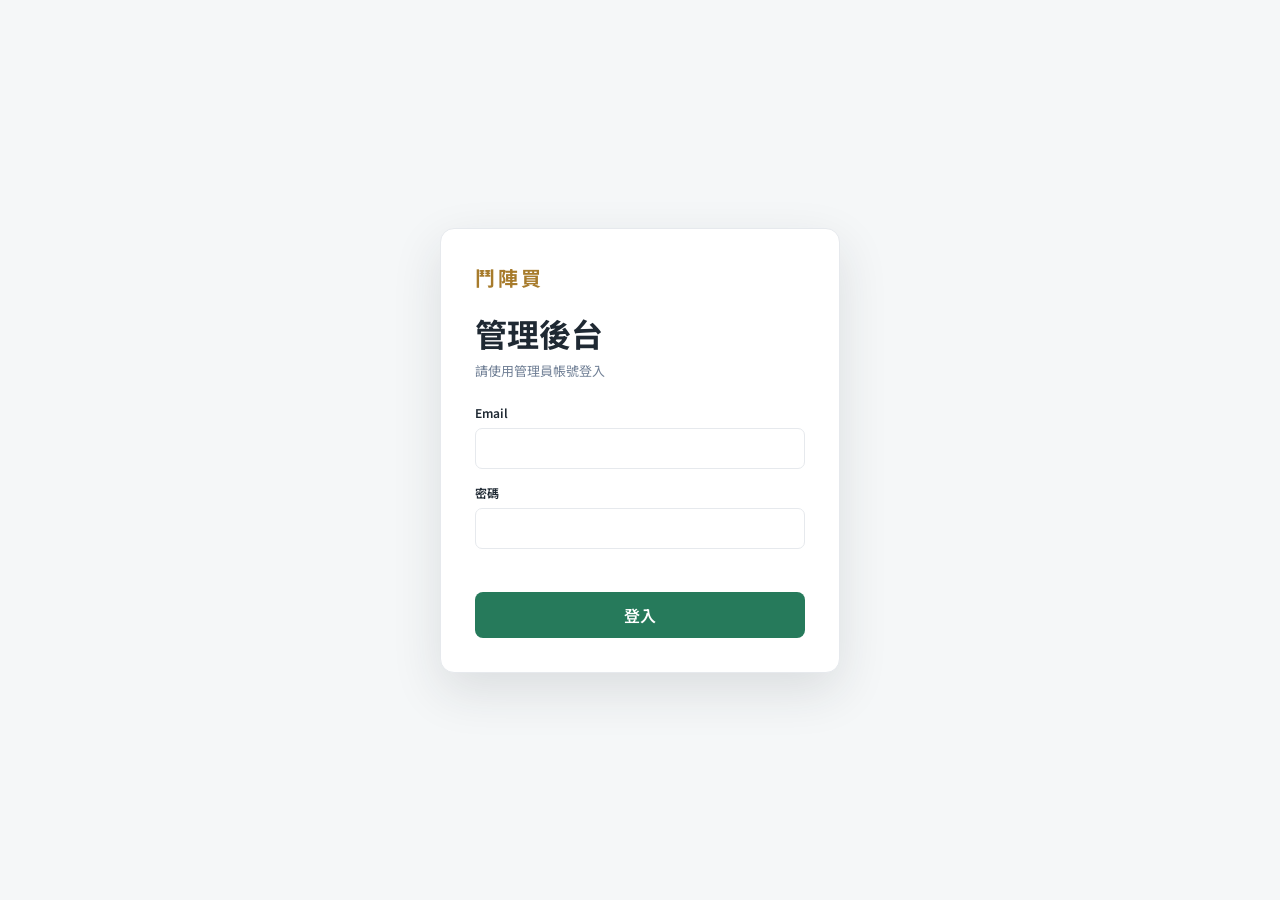
<file: admin/index.html>
<!doctype html>
<html lang="zh-Hant">
<head>
  <meta charset="utf-8">
  <meta name="viewport" content="width=device-width, initial-scale=1">
  <title>商店管理後台｜鬥陣買肉乾</title>
  <meta name="robots" content="noindex, nofollow, noarchive">
  <link rel="preconnect" href="https://fonts.googleapis.com">
  <link rel="preconnect" href="https://fonts.gstatic.com" crossorigin>
  <link href="https://fonts.googleapis.com/css2?family=Noto+Sans+TC:wght@400;500;600;700&display=swap" rel="stylesheet">
  <link rel="stylesheet" href="styles.css?v=2026091702">
</head>
<body>
  <div id="loginView" class="login-shell hidden">
    <form id="loginForm" class="login-card">
      <div class="brand-mark">鬥陣買</div>
      <h1>管理後台</h1>
      <p>請使用管理員帳號登入</p>
      <label>Email<input id="loginEmail" type="email" autocomplete="username" required></label>
      <label>密碼<input id="loginPassword" type="password" autocomplete="current-password" required></label>
      <p id="loginError" class="form-error"></p>
      <button class="primary-button full" type="submit">登入</button>
    </form>
  </div>

  <div id="adminView" class="app-shell hidden">
    <aside class="sidebar">
      <div class="sidebar-brand">
        <span class="brand-mark">鬥陣買</span>
        <small>商店管理後台</small>
      </div>
      <nav id="sideNav" aria-label="管理功能">
        <button class="nav-item active" data-page="products"><span>01</span>商品管理</button>
        <button class="nav-item" data-page="shipping"><span>02</span>物流管理</button>
        <button class="nav-item" data-page="discounts"><span>03</span>折扣管理</button>
        <button class="nav-item" data-page="campaigns"><span>04</span>團購管理</button>
        <button class="nav-item" data-page="orders"><span>05</span>訂單管理</button>
        <a class="nav-item" href="payment-recovery.html" style="text-decoration:none"><span>06</span>付款查核</a>
      </nav>
      <div class="sidebar-footer">
        <span id="modeBadge" class="mode-badge">本地模式</span>
        <button id="logoutButton" class="text-button hidden">登出</button>
      </div>
    </aside>

    <main class="main-content">
      <header class="topbar">
        <div>
          <p class="eyebrow">I BUY · YOU BUY · WE BUY</p>
          <h1 id="pageTitle">商品管理</h1>
        </div>
        <div class="topbar-actions">
          <span id="saveStatus" class="save-status">資料已同步</span>
          <button id="primaryAction" class="primary-button">新增商品</button>
        </div>
      </header>

      <section id="productsPage" class="page active">
        <div class="local-guide" id="localGuide">
          <div>
            <strong>現在是安全的本地預覽</strong>
            <span>您在這裡新增、改價或換圖，只會保存在目前這個瀏覽器，不會修改正式官網，也不會影響客人下單。</span>
          </div>
          <button id="dismissGuide" class="secondary-button" type="button">我知道了</button>
        </div>
        <div class="summary-grid">
          <article class="summary-card"><span>全部商品</span><strong id="productCount">0</strong></article>
          <article class="summary-card"><span>已上架</span><strong id="activeProductCount">0</strong></article>
          <article class="summary-card"><span>已下架</span><strong id="inactiveProductCount">0</strong></article>
        </div>
        <div class="panel">
          <div class="panel-toolbar">
            <div><h2>商品清單</h2><p>單包與組合都以同一種商品方式管理。</p></div>
            <input id="productSearch" class="search-input" type="search" placeholder="搜尋商品編號或名稱">
          </div>
          <div class="table-wrap">
            <table>
              <thead><tr><th>商品</th><th>商品編號</th><th>規格</th><th>售價</th><th>狀態</th><th></th></tr></thead>
              <tbody id="productRows"></tbody>
            </table>
          </div>
          <div id="productEmpty" class="empty-state hidden">還沒有商品，請先新增第一項商品。</div>
        </div>
      </section>

      <section id="shippingPage" class="page">
        <div class="info-banner"><strong>免運計算規則</strong><span>折扣後商品小計仍須達到免運門檻，才會免運。</span></div>
        <form id="shippingForm" class="panel form-panel">
          <div class="panel-heading"><div><h2>配送與免運設定</h2><p>修改後，未來官網串接時會由後端統一計算。</p></div><button class="primary-button" type="submit">儲存設定</button></div>
          <div id="shippingCards" class="shipping-grid"></div>
        </form>
      </section>

      <section id="discountsPage" class="page">
        <div class="summary-grid two">
          <article class="summary-card"><span>全部折扣碼</span><strong id="discountCount">0</strong></article>
          <article class="summary-card"><span>有效折扣碼</span><strong id="activeDiscountCount">0</strong></article>
        </div>
        <div class="panel">
          <div class="panel-heading"><div><h2>折扣碼</h2><p>一張訂單限用一組折扣碼，金額由後端驗證。</p></div></div>
          <div class="table-wrap"><table><thead><tr><th>折扣碼</th><th>折扣內容</th><th>最低消費</th><th>有效期間</th><th>狀態</th><th></th></tr></thead><tbody id="discountRows"></tbody></table></div>
          <div id="discountEmpty" class="empty-state hidden">還沒有折扣碼。</div>
        </div>
      </section>

      <section id="campaignsPage" class="page">
        <div class="summary-grid two">
          <article class="summary-card"><span>全部團購</span><strong id="campaignCount">0</strong></article>
          <article class="summary-card"><span>進行中</span><strong id="activeCampaignCount">0</strong></article>
        </div>
        <div class="panel">
          <div class="panel-heading"><div><h2>團購活動</h2><p>每位團購主使用一組專屬折扣碼，並取得唯讀月報表連結。</p></div></div>
          <div class="table-wrap"><table><thead><tr><th>活動／團主</th><th>專屬折扣碼</th><th>活動期間</th><th>專屬連結</th><th>狀態</th><th></th></tr></thead><tbody id="campaignRows"></tbody></table></div>
          <div id="campaignEmpty" class="empty-state hidden">還沒有團購活動。</div>
        </div>
      </section>

      <section id="ordersPage" class="page">
        <div class="order-report-toolbar">
          <label>訂單月份 <input id="orderReportMonth" type="month"></label>
          <span>清單只顯示所選月份；銷售、分潤與毛利只統計「已付款」訂單。</span>
        </div>
        <div class="summary-grid order-summary-grid">
          <article class="summary-card"><span>所選月份銷售額</span><strong id="monthSales">NT$ 0</strong><small id="monthPaidOrders">0 筆已付款</small></article>
          <article class="summary-card"><span>所選月份團購主分潤</span><strong id="monthCommission">NT$ 0</strong><small>已付款團購訂單，依折扣後商品金額計算</small></article>
          <article class="summary-card"><span>所選月份分潤後毛利</span><strong id="monthProfit">NT$ 0</strong><small>原毛利再扣除團購主分潤</small></article>
          <article class="summary-card"><span>所選年度銷售額</span><strong id="yearSales">NT$ 0</strong><small id="yearPaidOrders">0 筆已付款</small></article>
          <article class="summary-card"><span>所選年度團購主分潤</span><strong id="yearCommission">NT$ 0</strong><small>依目前團購活動分潤比例估算</small></article>
          <article class="summary-card"><span>所選年度分潤後毛利</span><strong id="yearProfit">NT$ 0</strong><small>未扣實際物流及金流等費用</small></article>
        </div>
        <div class="panel">
          <div class="panel-toolbar"><div><h2>訂單清單</h2><p>Supabase 為主資料；狀態異動會由伺服器同步至 Google Sheet。</p></div><div class="row-actions"><button id="createManualOrder" class="primary-button" type="button">手動建單</button><button id="chooseOrderColumns" class="secondary-button" type="button">選擇顯示欄位</button></div></div>
          <div id="orderColumnPicker" class="column-picker hidden"></div>
          <div class="table-wrap"><table><thead id="orderHead"></thead><tbody id="orderRows"></tbody></table></div>
          <div id="orderEmpty" class="empty-state hidden">所選月份沒有訂單。</div>
        </div>
      </section>
    </main>
  </div>

  <div id="modalBackdrop" class="modal-backdrop hidden" role="presentation">
    <section class="modal" role="dialog" aria-modal="true" aria-labelledby="modalTitle">
      <header><div><p class="eyebrow">管理資料</p><h2 id="modalTitle"></h2></div><button id="closeModal" class="icon-button" type="button" aria-label="關閉">×</button></header>
      <form id="editorForm"><div id="editorFields" class="editor-fields"></div><footer><button id="cancelModal" class="secondary-button" type="button">取消</button><button id="editorSubmit" class="primary-button" type="submit">儲存</button></footer></form>
    </section>
  </div>

  <div id="toast" class="toast hidden"></div>
  <script src="config.js"></script>
  <script src="seed.js"></script>
  <script src="order-finance.js?v=2026091701"></script>
  <script src="app.js?v=2026100101"></script>
</body>
</html>
</file>
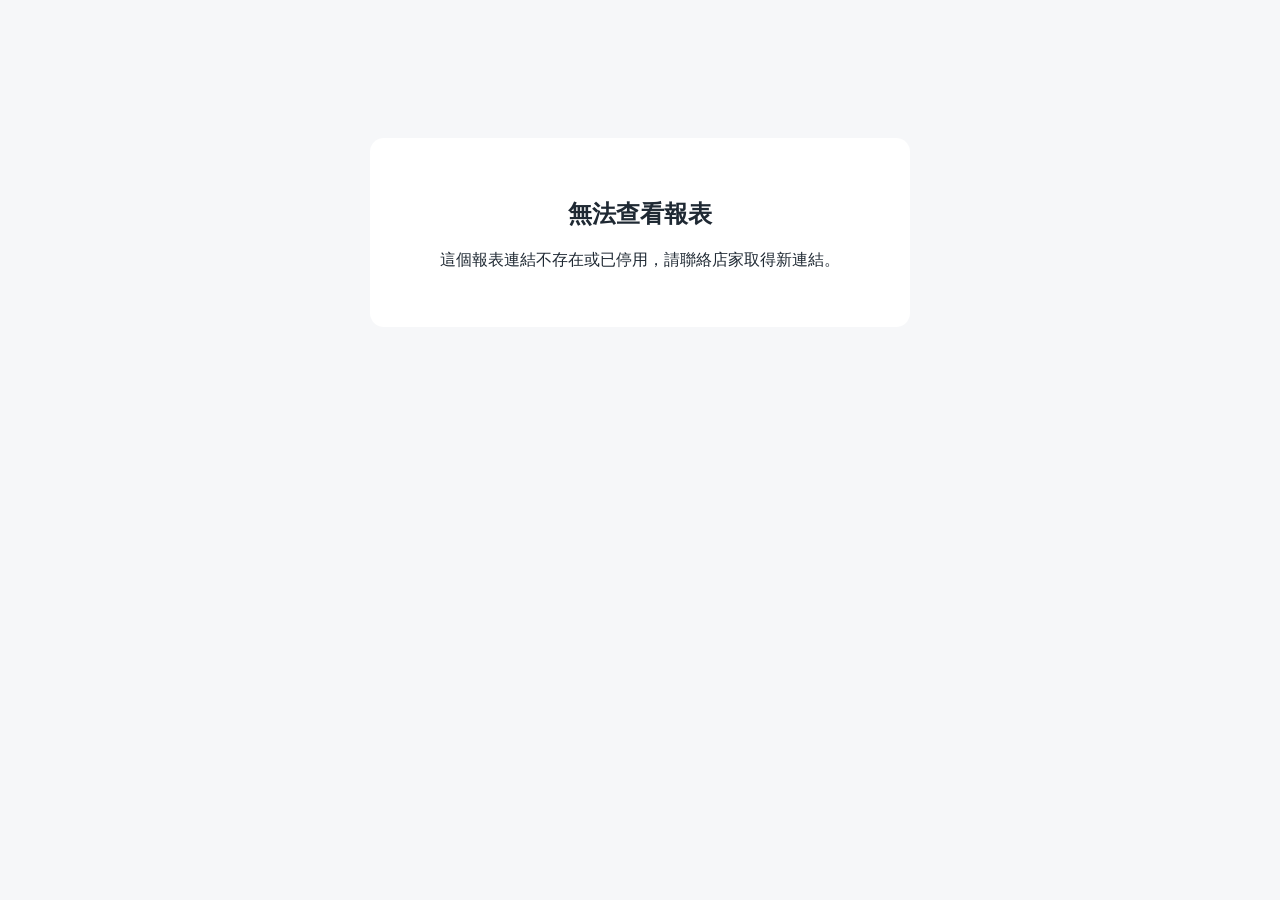
<file: partner-report.html>
<!doctype html>
<html lang="zh-Hant"><head><meta charset="utf-8"><meta name="viewport" content="width=device-width,initial-scale=1"><title>團購主月報表｜鬥陣買</title><meta name="robots" content="noindex, nofollow, noarchive"><link rel="stylesheet" href="admin/styles.css"><style>
body{padding:38px}.report-wrap{max-width:980px;margin:auto}.report-head{display:flex;justify-content:space-between;gap:20px;align-items:end;margin-bottom:24px}.report-filter{display:flex;gap:10px}.report-filter select{padding:10px;border:1px solid var(--line);border-radius:8px;background:#fff}.report-title{margin:6px 0}.report-note{padding:16px 20px;background:#fff7df;border-radius:10px;color:#735d28;font-size:13px;margin-top:18px}.report-error{max-width:540px;margin:100px auto;text-align:center;background:#fff;padding:40px;border-radius:14px}.report-table{margin-top:20px}.summary-grid{grid-template-columns:repeat(4,1fr)}@media(max-width:700px){body{padding:20px 12px}.report-head{align-items:start;flex-direction:column}.summary-grid{grid-template-columns:1fr 1fr}}
</style></head><body><main id="report" class="report-wrap hidden"><header class="report-head"><div><p class="eyebrow">I BUY · YOU BUY · WE BUY</p><h1 class="report-title" id="campaignName">團購月報表</h1><p id="partnerName"></p></div><div class="report-filter"><select id="year"></select><select id="month"></select></div></header><section class="summary-grid"><article class="summary-card"><span>折扣碼使用次數</span><strong id="uses">0</strong></article><article class="summary-card"><span>已付款訂單</span><strong id="paid">0</strong></article><article class="summary-card"><span>實收商品金額</span><strong id="revenue">NT$ 0</strong></article><article class="summary-card"><span>預估佣金</span><strong id="commission">NT$ 0</strong></article></section><section class="panel report-table"><div class="panel-heading"><div><h2>月份彙總</h2><p>取消及退款訂單不列入佣金。</p></div></div><div class="table-wrap"><table><thead><tr><th>訂單狀態</th><th>筆數</th><th>商品金額</th><th>折扣金額</th><th>實收商品金額</th></tr></thead><tbody id="rows"></tbody></table></div></section><p id="localNote" class="report-note hidden">目前是本地預覽，尚未連接正式訂單，因此數字會顯示 0。連接官網訂單與資料庫後會自動產生實際月報。</p></main><section id="error" class="report-error hidden"><h1>無法查看報表</h1><p>這個報表連結不存在或已停用，請聯絡店家取得新連結。</p></section><script src="admin/config.js"></script><script src="partner-report.js"></script></body></html>
</file>
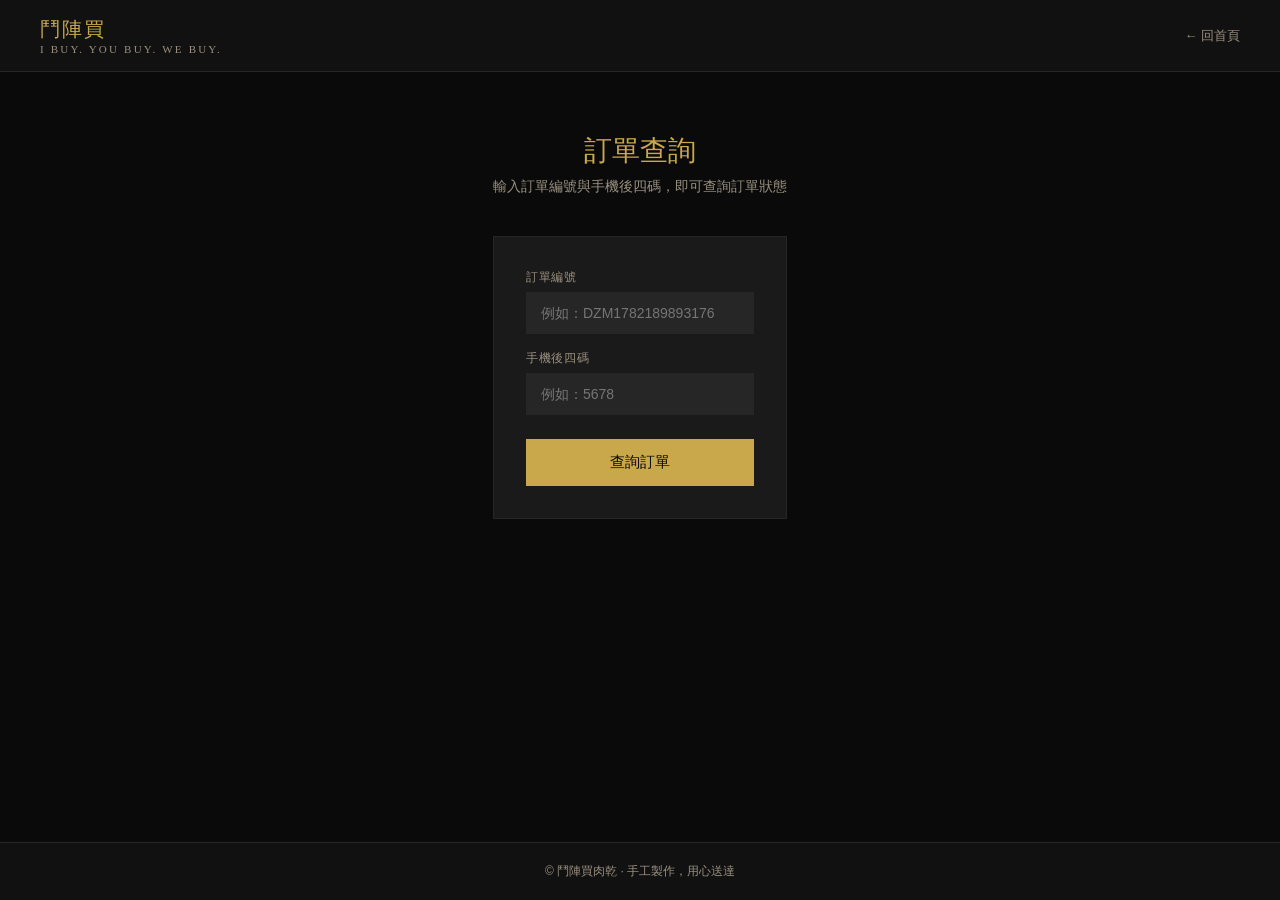
<file: track.html>
<!DOCTYPE html>
<html lang="zh-TW">
<head>
<meta charset="UTF-8">
<meta name="viewport" content="width=device-width, initial-scale=1.0">
<title>訂單查詢 — 鬥陣買肉乾</title>
<meta name="robots" content="noindex, nofollow, noarchive">
<style>
:root {
  --gold:#C9A84C;--gold-dim:#8A6F35;--black:#0A0A0A;--dark:#111111;
  --dark2:#1A1A1A;--dark3:#262626;--text:#E8E0D0;--text-dim:#998F7E;
  --green:#27AE60;--orange:#E67E22;--blue:#3498DB;
  --font:'Noto Sans TC','PingFang TC',sans-serif;
  --font-d:'Noto Serif TC',serif;
}
@import url('https://fonts.googleapis.com/css2?family=Noto+Serif+TC:wght@400;700&family=Noto+Sans+TC:wght@300;400;500&display=swap');
*{box-sizing:border-box;margin:0;padding:0;}
body{background:var(--black);color:var(--text);font-family:var(--font);min-height:100vh;display:flex;flex-direction:column;}
nav{background:var(--dark);border-bottom:1px solid var(--dark3);padding:16px 40px;display:flex;align-items:center;justify-content:space-between;}
.nav-logo{font-family:var(--font-d);font-size:20px;color:var(--gold);text-decoration:none;letter-spacing:.1em;}
.nav-logo span{color:var(--text-dim);font-size:11px;font-weight:300;display:block;letter-spacing:.2em;}
.nav-back{color:var(--text-dim);text-decoration:none;font-size:13px;}
.nav-back:hover{color:var(--gold);}
.wrap{max-width:560px;margin:0 auto;padding:60px 20px;flex:1;}
.title{font-family:var(--font-d);font-size:28px;color:var(--gold);text-align:center;margin-bottom:8px;}
.sub{font-size:14px;color:var(--text-dim);text-align:center;margin-bottom:40px;}
.panel{background:var(--dark2);padding:32px;border:1px solid var(--dark3);}
.field{margin-bottom:16px;}
.field label{font-size:12px;color:var(--text-dim);display:block;margin-bottom:6px;letter-spacing:.06em;}
.field input{width:100%;background:var(--dark3);border:1px solid var(--dark3);color:var(--text);padding:12px 14px;font-size:14px;font-family:var(--font);outline:none;transition:border-color .2s;}
.field input:focus{border-color:var(--gold);}
.search-btn{width:100%;padding:14px;background:var(--gold);color:var(--black);border:none;font-size:15px;font-weight:500;cursor:pointer;font-family:var(--font);margin-top:8px;transition:background .2s;}
.search-btn:hover{background:#E8C96A;}
.search-btn:disabled{opacity:.6;cursor:default;}
.result{margin-top:24px;display:none;}
.result-title{font-family:var(--font-d);font-size:18px;color:var(--gold);margin-bottom:20px;}
.info-row{display:flex;justify-content:space-between;align-items:center;padding:12px 0;border-bottom:1px solid var(--dark3);font-size:14px;gap:12px;}
.info-row:last-child{border-bottom:none;}
.info-label{color:var(--text-dim);white-space:nowrap;}
.info-val{text-align:right;}
.badge{display:inline-block;padding:3px 10px;font-size:11px;}
.b-pending{background:rgba(230,126,34,.15);color:var(--orange);}
.b-paid{background:rgba(39,174,96,.15);color:var(--green);}
.b-shipping{background:rgba(52,152,219,.15);color:var(--blue);}
.b-done{background:rgba(201,168,76,.15);color:var(--gold);}
.not-found{text-align:center;padding:32px;color:var(--text-dim);display:none;line-height:2;}
/* 聯絡區塊 */
.contact-strip{margin-top:32px;background:var(--dark2);border:1px solid var(--dark3);padding:24px 32px;}
.contact-strip .c-title{font-size:12px;color:var(--text-dim);letter-spacing:.1em;margin-bottom:16px;text-align:center;}
.contact-links{display:flex;align-items:center;justify-content:center;gap:20px;flex-wrap:wrap;}
.c-btn{display:inline-flex;align-items:center;gap:8px;padding:10px 18px;font-size:13px;font-family:var(--font);text-decoration:none;border:1px solid var(--dark3);color:var(--text-dim);transition:all .2s;}
.c-btn:hover{border-color:var(--gold);color:var(--gold);}
.c-btn svg{flex-shrink:0;}
.c-line img{vertical-align:middle;}
/* footer */
footer{background:var(--dark);border-top:1px solid var(--dark3);padding:20px 40px;text-align:center;font-size:12px;color:var(--text-dim);}
</style>
</head>
<body>
<nav>
  <a href="index.html" class="nav-logo">鬥陣買<span>I BUY. YOU BUY. WE BUY.</span></a>
  <a href="index.html" class="nav-back">← 回首頁</a>
</nav>

<div class="wrap">
  <div class="title">訂單查詢</div>
  <p class="sub">輸入訂單編號與手機後四碼，即可查詢訂單狀態</p>

  <div class="panel">
    <div class="field">
      <label>訂單編號</label>
      <input type="text" id="trackId" placeholder="例如：DZM1782189893176" onkeydown="if(event.key==='Enter')doTrack()">
    </div>
    <div class="field">
      <label>手機後四碼</label>
      <input type="text" id="trackPhone" maxlength="4" placeholder="例如：5678" onkeydown="if(event.key==='Enter')doTrack()">
    </div>
    <button class="search-btn" id="searchBtn" onclick="doTrack()">查詢訂單</button>

    <div class="result" id="result">
      <div class="result-title">訂單資訊</div>
      <div id="resultContent"></div>
    </div>
    <div class="not-found" id="notFound"></div>
  </div>

  <!-- 聯絡我們 -->

</div>

<footer>© 鬥陣買肉乾 · 手工製作，用心送達</footer>

<script>
const ADMIN_API = 'https://script.google.com/macros/s/AKfycbzwY8SxFQ9A-89Srb6v7Tn3-hUN2u9IScUMTGAtw03czpNtBnwxTc9b6WGpm94hU32ULA/exec';

const statusMap = {
  '待付款':'<span class="badge b-pending">待付款</span>',
  '查帳中':'<span class="badge b-pending">查帳中 🔍</span>',
  '已付款':'<span class="badge b-paid">已付款</span>',
  '待出貨':'<span class="badge b-pending">待出貨</span>',
  '已出貨':'<span class="badge b-shipping">已出貨 🚚</span>',
  '已完成':'<span class="badge b-done">已完成 ✓</span>',
};

// 把 row 的 key/value 都 trim，處理試算表欄位名稱有空格的問題
function normalizeRow(row) {
  const out = {};
  for (const k of Object.keys(row)) {
    out[k.trim()] = typeof row[k] === 'string' ? row[k].trim() : row[k];
  }
  return out;
}

function getField(row, ...keys) {
  for (const k of keys) {
    if (row[k] !== undefined && row[k] !== '') return row[k];
  }
  return '';
}

async function doTrack() {
  const id = document.getElementById('trackId').value.trim().toUpperCase();
  const phone4 = document.getElementById('trackPhone').value.trim();

  document.getElementById('result').style.display = 'none';
  document.getElementById('notFound').style.display = 'none';

  if (!id || !phone4) { showNotFound('請填寫訂單編號與手機後四碼'); return; }

  const btn = document.getElementById('searchBtn');
  btn.disabled = true;
  btn.textContent = '查詢中…';

  try {
    const res = await fetch(ADMIN_API);
    const data = await res.json();
    btn.disabled = false;
    btn.textContent = '查詢訂單';

    if (!Array.isArray(data) || data.length === 0) {
      showNotFound('系統暫時無法查詢，請稍後再試');
      return;
    }

    // 把所有欄位 key/value trim（處理試算表欄位有空格的問題）
    const normalized = data.map(normalizeRow);
    console.log('=== 正規化後欄位名稱 ===', Object.keys(normalized[0]));

    const row = normalized.find(r => {
      // 嘗試多種可能的欄位名稱
      const rowId = getField(r,
        '訂單編號','Order ID','order_id','orderId','訂單號碼'
      ).trim().toUpperCase();

      const rowPhone = String(getField(r,
        '電話','手機','手機號碼','Phone','phone','聯絡電話','電話號碼'
      )).trim();

      console.log(`比對：rowId="${rowId}" vs id="${id}" | rowPhone="${rowPhone}" slice(-4)="${rowPhone.slice(-4)}" vs phone4="${phone4}"`);
      return rowId === id && rowPhone.slice(-4) === phone4;
    });

    if (!row) {
      // 找不到時顯示實際欄位名稱（協助除錯）
      console.warn('找不到訂單。正規化後欄位：', Object.keys(normalized[0]));
      showNotFound();
      return;
    }

    const payStatus  = getField(row, '付款狀態','Payment Status') || '查帳中';
    const shipStatus = getField(row, '出貨狀態','Shipping Status') || '待出貨';
    const shipping   = getField(row, '商品方式','配送方式','Shipping','出貨方式');
    const deliveryInfo = getField(row, '取貨門市／地址','取貨門市/地址','取貨地址','配送地址');
    const transfer5  = getField(row, '轉帳後五碼','後五碼','匯款後五碼');
    const transferTime = getField(row, '轉帳時間','匯款時間');
    const rawTime    = getField(row, '時間戳記','下單時間','Timestamp','建立時間');
    const time = rawTime ? (() => {
      try {
        const d = new Date(rawTime);
        return d.toLocaleString('zh-TW', {timeZone:'Asia/Taipei',year:'numeric',month:'2-digit',day:'2-digit',hour:'2-digit',minute:'2-digit',hour12:false}).replace(/\//g,'/');
      } catch(e) { return rawTime; }
    })() : '';
    const itemsText  = getField(row, '商品明細','商品','Items','訂購商品');
    const total      = getField(row, '總金額','Total','合計','訂單金額');

    document.getElementById('resultContent').innerHTML = `
      <div class="info-row"><span class="info-label">訂單編號</span><span class="info-val" style="color:var(--gold-dim);font-size:12px">${getField(row,'訂單編號','Order ID')}</span></div>
      <div class="info-row"><span class="info-label">下單時間</span><span class="info-val">${time}</span></div>
      <div class="info-row"><span class="info-label">訂購商品</span><span class="info-val">${itemsText.replace(/x(\d)/g,'×$1')}</span></div>
      <div class="info-row"><span class="info-label">訂單金額</span><span class="info-val" style="color:var(--gold)">NT$ ${total}</span></div>
      ${shipping ? `<div class="info-row"><span class="info-label">配送方式</span><span class="info-val">${shipping}</span></div>` : ''}
      ${transfer5 ? `<div class="info-row"><span class="info-label">轉帳後五碼</span><span class="info-val">${transfer5}</span></div>` : ''}
      ${transferTime ? `<div class="info-row"><span class="info-label">轉帳時間</span><span class="info-val">${transferTime}</span></div>` : ''}
      <div class="info-row"><span class="info-label">付款狀態</span><span class="info-val">${statusMap[payStatus]||payStatus}</span></div>
      <div class="info-row"><span class="info-label">出貨狀態</span><span class="info-val">${statusMap[shipStatus]||shipStatus}</span></div>
      <div style="margin-top:16px;padding:16px;background:var(--dark3);font-size:13px;color:var(--text-dim);line-height:2;text-align:center;">
        有問題嗎？來 LINE 找我們最快！<br>
        <a href="https://lin.ee/wvbqdo7" target="_blank" rel="noopener"
           style="display:inline-block;margin-top:8px;">
          <img src="https://scdn.line-apps.com/n/line_add_friends/btn/zh-Hant.png" alt="加入好友" height="36" border="0">
        </a>
      </div>`;
    document.getElementById('result').style.display = 'block';

  } catch(e) {
    btn.disabled = false;
    btn.textContent = '查詢訂單';
    console.error('查詢錯誤:', e);
    showNotFound('網路錯誤，請稍後再試');
  }
}

function showNotFound(msg) {
  const el = document.getElementById('notFound');
  el.innerHTML = msg
    ? `${msg}<br><span style="font-size:12px;margin-top:8px;display:block">如有疑問請聯絡 0925-536966</span>`
    : `找不到符合的訂單<br><span style="font-size:12px">請確認訂單編號與手機號碼是否正確</span><br><span style="font-size:12px;margin-top:8px;display:block">如有疑問請聯絡 0925-536966</span>`;
  el.style.display = 'block';
}
</script>
</body>
</html>
</file>
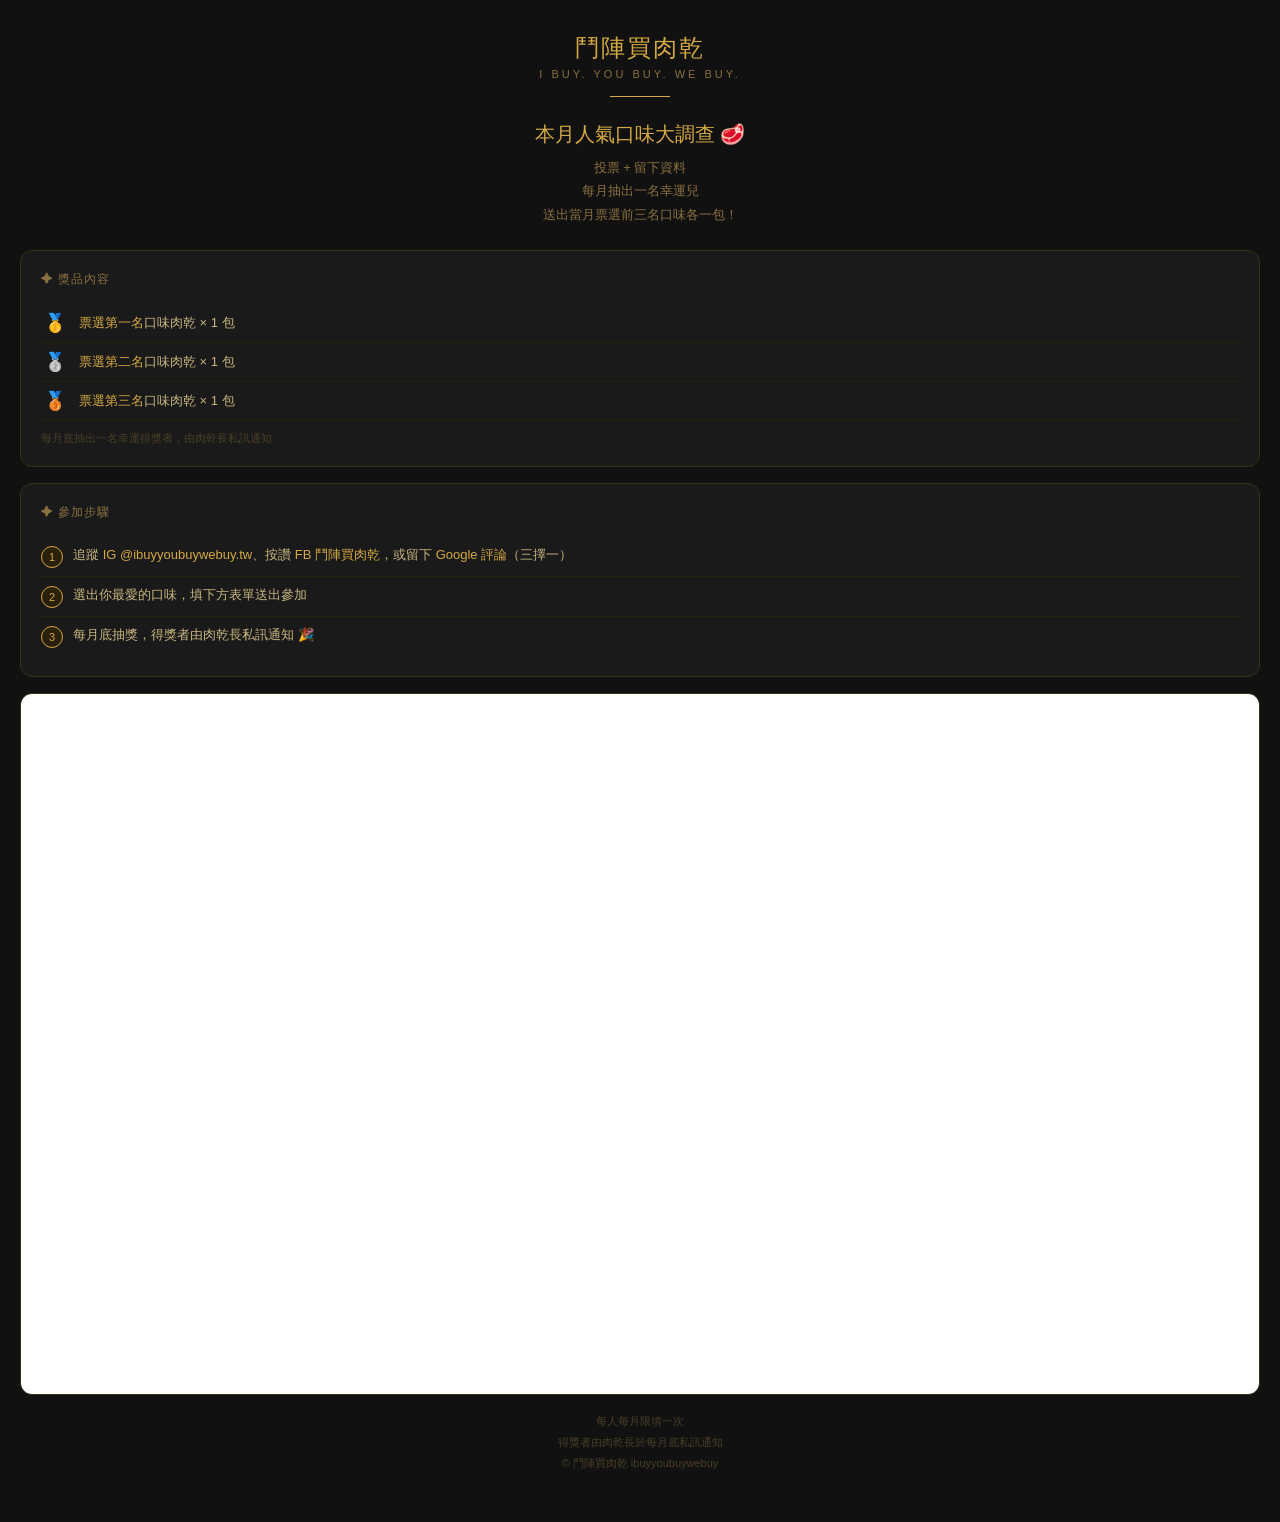
<file: vote.html>
<!DOCTYPE html>
<html lang="zh-TW">
<head>
  <meta charset="UTF-8" />
  <meta name="viewport" content="width=device-width, initial-scale=1.0" />
  <title>本月人氣口味大調查｜鬥陣買肉乾</title>
  <meta name="description" content="參加鬥陣買肉乾本月人氣口味票選，選出最喜愛的肉乾風味，就有機會獲得當月票選前三名口味各一包。" />
  <link rel="canonical" href="https://douzhenmai.com/vote.html" />
  <meta property="og:title" content="本月人氣口味大調查｜鬥陣買肉乾" />
  <meta property="og:description" content="選出你最喜愛的鬥陣買肉乾風味，就有機會獲得當月票選前三名口味各一包。" />
  <meta property="og:image" content="https://douzhenmai.com/og-image.jpg" />
  <meta property="og:image:alt" content="鬥陣買肉乾品牌包裝" />
  <meta property="og:image:width" content="800" />
  <meta property="og:image:height" content="533" />
  <meta property="og:url" content="https://douzhenmai.com/vote.html" />
  <meta property="og:type" content="website" />
  <meta property="og:site_name" content="鬥陣買" />
  <meta property="og:locale" content="zh_TW" />
  <meta name="twitter:card" content="summary_large_image" />
  <meta name="twitter:title" content="本月人氣口味大調查｜鬥陣買肉乾" />
  <meta name="twitter:description" content="選出你最喜愛的鬥陣買肉乾風味，就有機會獲得當月票選前三名口味各一包。" />
  <meta name="twitter:image" content="https://douzhenmai.com/og-image.jpg" />
  <meta name="twitter:image:alt" content="鬥陣買肉乾品牌包裝" />
  <script async src="https://www.googletagmanager.com/gtag/js?id=G-FRZ2RMV82S"></script>
  <script src="analytics.js?v=20260918-1"></script>
  <style>
    * { box-sizing: border-box; margin: 0; padding: 0; }
    body { background: #111; color: #f5e6c3; font-family: -apple-system, BlinkMacSystemFont, 'Segoe UI', sans-serif; padding: 2rem 1.25rem 3rem; min-height: 100vh; }

    .logo-text { font-size: 24px; font-weight: 500; color: #d4a843; letter-spacing: 2px; text-align: center; }
    .logo-sub { font-size: 11px; color: #8a7040; letter-spacing: 3px; margin-top: 4px; text-align: center; }
    .gold-divider { width: 60px; height: 1px; background: #d4a843; margin: 1rem auto 1.5rem; }

    .main-title { font-size: 20px; font-weight: 500; color: #d4a843; text-align: center; margin-bottom: 0.5rem; }
    .subtitle { font-size: 13px; color: #8a7040; text-align: center; margin-bottom: 1.5rem; line-height: 1.8; }

    .card { background: #1a1a1a; border: 0.5px solid #3a2f18; border-radius: 12px; padding: 1.25rem; margin-bottom: 1rem; }
    .section-title { font-size: 12px; color: #8a7040; letter-spacing: 1px; margin-bottom: 1rem; }

    .prize-row { display: flex; align-items: center; gap: 10px; padding: 8px 0; border-bottom: 0.5px solid #2a2010; }
    .prize-row:last-child { border-bottom: none; }
    .prize-icon { font-size: 18px; width: 28px; text-align: center; }
    .prize-text { font-size: 13px; color: #c8b580; line-height: 1.5; }
    .prize-text strong { color: #d4a843; font-weight: 500; }
    .prize-note { margin-top: 10px; font-size: 11px; color: #4a3f28; }

    .step { display: flex; align-items: flex-start; gap: 10px; padding: 8px 0; border-bottom: 0.5px solid #2a2010; }
    .step:last-child { border-bottom: none; }
    .step-num { width: 22px; height: 22px; min-width: 22px; border-radius: 50%; background: #2a1f08; border: 0.5px solid #d4a843; color: #d4a843; font-size: 11px; display: flex; align-items: center; justify-content: center; margin-top: 1px; }
    .step-text { font-size: 13px; color: #c8b580; line-height: 1.6; }
    .step-text a { color: #d4a843; text-decoration: none; }

    .form-wrap { border-radius: 12px; overflow: hidden; border: 0.5px solid #3a2f18; margin-bottom: 1rem; }
    .form-wrap iframe { display: block; width: 100%; border: none; background: #fff; min-height: 700px; }

    .footer-note { text-align: center; font-size: 11px; color: #4a3f28; line-height: 1.9; }
  </style>
</head>
<body>
  <div class="logo-text">鬥陣買肉乾</div>
  <div class="logo-sub">I BUY. YOU BUY. WE BUY.</div>
  <div class="gold-divider"></div>

  <div class="main-title">本月人氣口味大調查 🥩</div>
  <div class="subtitle">投票 + 留下資料<br>每月抽出一名幸運兒<br>送出當月票選前三名口味各一包！</div>

  <div class="card">
    <div class="section-title">✦ 獎品內容</div>
    <div class="prize-row">
      <div class="prize-icon">🥇</div>
      <div class="prize-text"><strong>票選第一名</strong>口味肉乾 × 1 包</div>
    </div>
    <div class="prize-row">
      <div class="prize-icon">🥈</div>
      <div class="prize-text"><strong>票選第二名</strong>口味肉乾 × 1 包</div>
    </div>
    <div class="prize-row">
      <div class="prize-icon">🥉</div>
      <div class="prize-text"><strong>票選第三名</strong>口味肉乾 × 1 包</div>
    </div>
    <div class="prize-note">每月底抽出一名幸運得獎者，由肉乾長私訊通知</div>
  </div>

  <div class="card">
    <div class="section-title">✦ 參加步驟</div>
    <div class="step">
      <div class="step-num">1</div>
      <div class="step-text">追蹤 <a href="https://www.instagram.com/ibuyyoubuywebuy.tw" target="_blank" data-analytics-label="vote-instagram">IG @ibuyyoubuywebuy.tw</a>、按讚 <a href="https://www.facebook.com/share/1BPMsGVk6j/" target="_blank" data-analytics-label="vote-facebook">FB 鬥陣買肉乾</a>，或留下 <a href="https://share.google/tvfr01uRdXx43ogqL" target="_blank" data-analytics-label="vote-google-review">Google 評論</a>（三擇一）</div>
    </div>
    <div class="step">
      <div class="step-num">2</div>
      <div class="step-text">選出你最愛的口味，填下方表單送出參加</div>
    </div>
    <div class="step">
      <div class="step-num">3</div>
      <div class="step-text">每月底抽獎，得獎者由肉乾長私訊通知 🎉</div>
    </div>
  </div>

  <div class="form-wrap">
    <iframe
      src="https://docs.google.com/forms/d/e/1FAIpQLSf5INKC3PXfZ8oD88DyNt3wlhpbdIEE74wniGBGd6NuTJIxRQ/viewform?embedded=true"
      frameborder="0"
      marginheight="0"
      marginwidth="0">
      載入中…
    </iframe>
  </div>

  <div class="footer-note">
    每人每月限填一次<br>
    得獎者由肉乾長於每月底私訊通知<br>
    © 鬥陣買肉乾 ibuyyoubuywebuy
  </div>
</body>
</html>
</file>
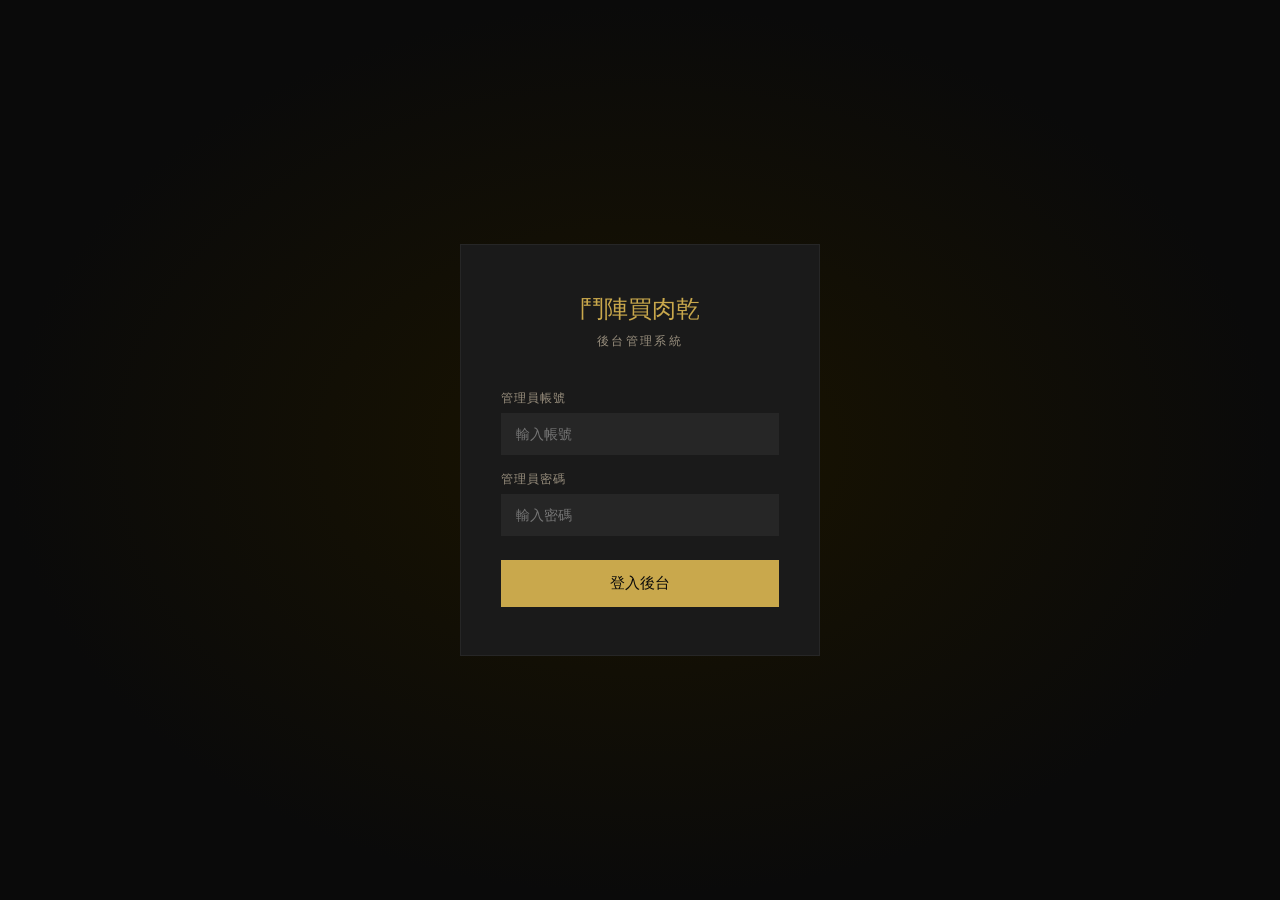
<file: 後台.html>
<!DOCTYPE html>
<html lang="zh-TW">
<head>
<meta charset="UTF-8">
<meta name="viewport" content="width=device-width, initial-scale=1.0">
<title>鬥陣買 — 後台管理</title>
<style>
:root {
  --gold: #C9A84C; --gold-light: #E8C96A; --gold-dim: #8A6F35;
  --black: #0A0A0A; --dark: #111111; --dark2: #1A1A1A; --dark3: #262626;
  --text: #E8E0D0; --text-dim: #998F7E; --red: #E74C3C; --green: #27AE60;
  --blue: #3498DB; --orange: #E67E22;
  --font: 'Noto Sans TC', 'PingFang TC', sans-serif;
  --font-d: 'Noto Serif TC', serif;
}
@import url('https://fonts.googleapis.com/css2?family=Noto+Serif+TC:wght@400;700&family=Noto+Sans+TC:wght@300;400;500&display=swap');
* { box-sizing: border-box; margin: 0; padding: 0; }
body { background: var(--black); color: var(--text); font-family: var(--font); min-height: 100vh; }

/* LOGIN */
.login-wrap {
  min-height: 100vh; display: flex; align-items: center; justify-content: center;
  background: radial-gradient(ellipse at center, #1a1400 0%, var(--black) 70%);
}
.login-box {
  background: var(--dark2); padding: 48px 40px; width: 360px;
  border: 1px solid var(--dark3);
}
.login-logo { font-family: var(--font-d); font-size: 24px; color: var(--gold); text-align: center; margin-bottom: 8px; }
.login-sub { font-size: 12px; color: var(--text-dim); text-align: center; letter-spacing: 0.2em; margin-bottom: 40px; }
.login-field { margin-bottom: 16px; }
.login-field label { font-size: 12px; color: var(--text-dim); display: block; margin-bottom: 6px; letter-spacing: 0.08em; }
.login-field input {
  width: 100%; background: var(--dark3); border: 1px solid var(--dark3);
  color: var(--text); padding: 12px 14px; font-size: 14px; font-family: var(--font);
  outline: none; transition: border-color 0.2s;
}
.login-field input:focus { border-color: var(--gold); }
.login-btn {
  width: 100%; padding: 14px; background: var(--gold); color: var(--black);
  border: none; font-size: 15px; font-weight: 500; cursor: pointer;
  font-family: var(--font); margin-top: 8px; transition: background 0.2s;
}
.login-btn:hover { background: var(--gold-light); }
.login-err { color: var(--red); font-size: 13px; text-align: center; margin-top: 12px; display: none; }

/* ADMIN LAYOUT */
.admin-wrap { display: none; min-height: 100vh; }
.sidebar {
  position: fixed; left: 0; top: 0; bottom: 0; width: 220px;
  background: var(--dark); border-right: 1px solid var(--dark3);
  display: flex; flex-direction: column;
  z-index: 10;
}
.sidebar-logo { padding: 24px 20px; border-bottom: 1px solid var(--dark3); }
.sidebar-logo-text { font-family: var(--font-d); font-size: 18px; color: var(--gold); }
.sidebar-logo-sub { font-size: 10px; color: var(--text-dim); letter-spacing: 0.15em; margin-top: 2px; }
.sidebar-nav { flex: 1; padding: 16px 0; }
.nav-item {
  display: flex; align-items: center; gap: 12px;
  padding: 12px 20px; cursor: pointer; transition: all 0.2s;
  color: var(--text-dim); font-size: 14px; border-left: 3px solid transparent;
}
.nav-item:hover { color: var(--text); background: var(--dark2); }
.nav-item.active { color: var(--gold); background: var(--dark2); border-left-color: var(--gold); }
.nav-icon { font-size: 16px; width: 20px; text-align: center; }
.sidebar-logout {
  padding: 16px 20px; border-top: 1px solid var(--dark3);
  color: var(--text-dim); font-size: 13px; cursor: pointer;
  display: flex; align-items: center; gap: 8px; transition: color 0.2s;
}
.sidebar-logout:hover { color: var(--red); }

.main { margin-left: 220px; padding: 32px; min-height: 100vh; }
.page { display: none; }
.page.active { display: block; }

.page-title { font-family: var(--font-d); font-size: 24px; color: var(--gold); margin-bottom: 24px; }

/* STAT CARDS */
.stat-grid { display: grid; grid-template-columns: repeat(4, 1fr); gap: 16px; margin-bottom: 32px; }
.stat-card { background: var(--dark2); padding: 24px; border: 1px solid var(--dark3); }
.stat-label { font-size: 12px; color: var(--text-dim); letter-spacing: 0.1em; margin-bottom: 12px; }
.stat-value { font-family: var(--font-d); font-size: 28px; color: var(--gold); font-weight: 700; }
.stat-sub { font-size: 12px; color: var(--text-dim); margin-top: 6px; }
.stat-card.red .stat-value { color: var(--red); }
.stat-card.green .stat-value { color: var(--green); }
.stat-card.blue .stat-value { color: var(--blue); }

/* TABLE */
.table-wrap { background: var(--dark2); border: 1px solid var(--dark3); overflow-x: auto; }
.table-header {
  padding: 16px 20px; border-bottom: 1px solid var(--dark3);
  display: flex; justify-content: space-between; align-items: center;
}
.table-title { font-size: 15px; color: var(--text); font-weight: 500; }
.table-actions { display: flex; gap: 8px; }
.filter-select {
  background: var(--dark3); color: var(--text-dim); border: 1px solid var(--dark3);
  padding: 6px 12px; font-size: 13px; font-family: var(--font); cursor: pointer;
}
table { width: 100%; border-collapse: collapse; }
th {
  text-align: left; padding: 12px 16px; font-size: 11px;
  color: var(--gold-dim); letter-spacing: 0.1em; font-weight: 500;
  border-bottom: 1px solid var(--dark3); white-space: nowrap;
  background: var(--dark3);
}
td { padding: 14px 16px; font-size: 13px; border-bottom: 1px solid var(--dark3); vertical-align: middle; }
tr:last-child td { border-bottom: none; }
tr:hover td { background: rgba(201,168,76,0.03); }

/* BADGES */
.badge {
  display: inline-block; padding: 3px 10px; font-size: 11px; font-weight: 500;
  letter-spacing: 0.06em;
}
.badge-pending { background: rgba(230,126,34,0.15); color: var(--orange); }
.badge-paid { background: rgba(39,174,96,0.15); color: var(--green); }
.badge-shipping { background: rgba(52,152,219,0.15); color: var(--blue); }
.badge-done { background: rgba(201,168,76,0.15); color: var(--gold); }
.badge-unpaid { background: rgba(231,76,60,0.15); color: var(--red); }

/* STATUS BTN */
.status-btn {
  padding: 4px 10px; font-size: 11px; border: 1px solid var(--dark3);
  background: var(--dark3); color: var(--text-dim); cursor: pointer;
  font-family: var(--font); transition: all 0.2s;
}
.status-btn:hover { border-color: var(--gold); color: var(--gold); }

/* CHART */
.chart-grid { display: grid; grid-template-columns: 1fr 1fr; gap: 16px; margin-bottom: 24px; }
.chart-card { background: var(--dark2); padding: 24px; border: 1px solid var(--dark3); }
.chart-title { font-size: 14px; color: var(--text-dim); margin-bottom: 20px; letter-spacing: 0.06em; }
.bar-chart { display: flex; flex-direction: column; gap: 10px; }
.bar-row { display: flex; align-items: center; gap: 12px; }
.bar-label { width: 80px; font-size: 12px; color: var(--text-dim); text-align: right; flex-shrink: 0; }
.bar-wrap { flex: 1; height: 24px; background: var(--dark3); position: relative; }
.bar-fill { height: 100%; background: linear-gradient(90deg, var(--gold-dim), var(--gold)); transition: width 0.8s ease; }
.bar-val { position: absolute; right: 8px; top: 50%; transform: translateY(-50%); font-size: 11px; color: var(--text-dim); }

/* INVENTORY */
.inventory-grid { display: grid; grid-template-columns: repeat(4, 1fr); gap: 12px; }
.inv-card { background: var(--dark2); padding: 20px; border: 1px solid var(--dark3); }
.inv-name { font-size: 14px; color: var(--text); margin-bottom: 12px; }
.inv-price { font-size: 12px; color: var(--gold-dim); margin-bottom: 16px; }
.inv-toggle { display: flex; align-items: center; gap: 10px; }
.toggle {
  width: 44px; height: 24px; background: var(--dark3); border-radius: 12px;
  position: relative; cursor: pointer; transition: background 0.2s;
}
.toggle.on { background: var(--green); }
.toggle::after {
  content: ''; width: 18px; height: 18px; background: #fff; border-radius: 50%;
  position: absolute; top: 3px; left: 3px; transition: left 0.2s;
}
.toggle.on::after { left: 23px; }
.inv-status { font-size: 12px; color: var(--text-dim); }
.inv-status.on { color: var(--green); }

/* PROFIT TABLE */
.profit-card { background: var(--dark2); padding: 24px; border: 1px solid var(--dark3); margin-bottom: 16px; }
.profit-title { font-size: 14px; color: var(--text-dim); margin-bottom: 20px; }
.profit-grid { display: grid; grid-template-columns: repeat(3, 1fr); gap: 16px; }
.profit-item { text-align: center; }
.profit-label { font-size: 11px; color: var(--text-dim); margin-bottom: 6px; }
.profit-val { font-family: var(--font-d); font-size: 22px; color: var(--text); }
.profit-val.green { color: var(--green); }
.profit-val.gold { color: var(--gold); }

/* TOAST */
.toast {
  position: fixed; bottom: 24px; right: 24px;
  background: var(--green); color: #fff; padding: 12px 24px;
  font-size: 14px; opacity: 0; transition: all 0.3s; pointer-events: none; z-index: 999;
}
.toast.show { opacity: 1; }
.toast.red { background: var(--red); }
</style>
</head>
<body>

<!-- LOGIN -->
<div class="login-wrap" id="loginWrap">
  <div class="login-box">
    <div class="login-logo">鬥陣買肉乾</div>
    <div class="login-sub">後台管理系統</div>
    <div class="login-field">
      <label>管理員帳號</label>
      <input type="text" id="loginUser" placeholder="輸入帳號" onkeydown="if(event.key==='Enter')doLogin()">
    </div>
    <div class="login-field">
      <label>管理員密碼</label>
      <input type="password" id="loginPass" placeholder="輸入密碼" onkeydown="if(event.key==='Enter')doLogin()">
    </div>
    <button class="login-btn" onclick="doLogin()">登入後台</button>
    <div class="login-err" id="loginErr">帳號或密碼錯誤，請再試一次</div>
  </div>
</div>

<!-- ADMIN -->
<div class="admin-wrap" id="adminWrap">
  <div class="sidebar">
    <div class="sidebar-logo">
      <div class="sidebar-logo-text">鬥陣買肉乾</div>
      <div class="sidebar-logo-sub">ADMIN PANEL</div>
    </div>
    <nav class="sidebar-nav">
      <div class="nav-item active" onclick="showPage('dashboard', this)">
        <span class="nav-icon">📊</span> 銷售總覽
      </div>
      <div class="nav-item" onclick="showPage('orders', this)">
        <span class="nav-icon">📋</span> 訂單管理
      </div>
      <div class="nav-item" onclick="showPage('inventory', this)">
        <span class="nav-icon">📦</span> 庫存管理
      </div>
      <div class="nav-item" onclick="showPage('profit', this)">
        <span class="nav-icon">💰</span> 淨利報表
      </div>
    </nav>
    <div class="sidebar-logout" onclick="doLogout()">
      <span>🚪</span> 登出
    </div>
  </div>

  <div class="main">

    <!-- 銷售總覽 -->
    <div class="page active" id="page-dashboard">
      <div class="page-title">銷售總覽</div>
      <div class="stat-grid">
        <div class="stat-card">
          <div class="stat-label">本月營收</div>
          <div class="stat-value" id="stat-revenue">NT$ 0</div>
          <div class="stat-sub">已付款訂單</div>
        </div>
        <div class="stat-card green">
          <div class="stat-label">本月淨利</div>
          <div class="stat-value" id="stat-profit">NT$ 0</div>
          <div class="stat-sub">扣除商品成本</div>
        </div>
        <div class="stat-card blue">
          <div class="stat-label">本月訂單數</div>
          <div class="stat-value" id="stat-orders">0</div>
          <div class="stat-sub">筆訂單</div>
        </div>
        <div class="stat-card red">
          <div class="stat-label">待處理</div>
          <div class="stat-value" id="stat-pending">0</div>
          <div class="stat-sub">筆待出貨</div>
        </div>
      </div>

      <div class="chart-grid">
        <div class="chart-card">
          <div class="chart-title">口味銷售排行（本月包數）</div>
          <div class="bar-chart" id="flavorChart"></div>
        </div>
        <div class="chart-card">
          <div class="chart-title">近期訂單（最新5筆）</div>
          <div id="recentOrders"></div>
        </div>
      </div>
    </div>

    <!-- 訂單管理 -->
    <div class="page" id="page-orders">
      <div class="page-title">訂單管理</div>
      <div class="table-wrap">
        <div class="table-header">
          <div class="table-title">所有訂單</div>
          <div class="table-actions">
            <select class="filter-select" id="filterStatus" onchange="filterOrders()">
              <option value="all">全部狀態</option>
              <option value="待付款">待付款</option>
              <option value="已付款">已付款</option>
              <option value="待出貨">待出貨</option>
              <option value="已出貨">已出貨</option>
              <option value="已完成">已完成</option>
            </select>
          </div>
        </div>
        <table>
          <thead>
            <tr>
              <th>訂單編號</th>
              <th>下單時間</th>
              <th>客人</th>
              <th>商品</th>
              <th>金額</th>
              <th>配送</th>
              <th>付款狀態</th>
              <th>出貨狀態</th>
              <th>操作</th>
            </tr>
          </thead>
          <tbody id="ordersTable"></tbody>
        </table>
      </div>
    </div>

    <!-- 庫存管理 -->
    <div class="page" id="page-inventory">
      <div class="page-title">庫存管理</div>
      <p style="color:var(--text-dim);font-size:13px;margin-bottom:24px;">
        關閉銷售後，該口味在前台會顯示「暫時缺貨」，客人無法選購。
      </p>
      <div class="inventory-grid" id="inventoryGrid"></div>
    </div>

    <!-- 淨利報表 -->
    <div class="page" id="page-profit">
      <div class="page-title">淨利報表</div>
      <div class="profit-card">
        <div class="profit-title">本月整體</div>
        <div class="profit-grid">
          <div class="profit-item">
            <div class="profit-label">總營收</div>
            <div class="profit-val gold" id="p-revenue">NT$ 0</div>
          </div>
          <div class="profit-item">
            <div class="profit-label">商品成本</div>
            <div class="profit-val" id="p-cost">NT$ 0</div>
          </div>
          <div class="profit-item">
            <div class="profit-label">毛利（營收－成本）</div>
            <div class="profit-val green" id="p-profit">NT$ 0</div>
          </div>
        </div>
      </div>
      <div class="table-wrap">
        <div class="table-header"><div class="table-title">各口味獲利分析</div></div>
        <table>
          <thead>
            <tr>
              <th>口味</th><th>售價</th><th>成本</th><th>毛利/包</th>
              <th>本月銷售包數</th><th>本月毛利</th>
            </tr>
          </thead>
          <tbody id="profitTable"></tbody>
        </table>
      </div>
    </div>

  </div>
</div>

<div class="toast" id="toast"></div>

<script>
// ── 帳號密碼（上線前請修改！）──
const ADMIN_USER = 'wqwqwq999888';
const ADMIN_PASS = 'Jere0406@@';

// ── 口味成本資料 ──
const FLAVORS = [
  {name:'經典蜜汁', price:200, cost:80.5},
  {name:'台式蒜香', price:200, cost:80.5},
  {name:'嚴選胡椒', price:200, cost:80.5},
  {name:'泰式酸辣', price:200, cost:80.5},
  {name:'川辣',     price:200, cost:80.5},
  {name:'濃郁起司', price:220, cost:95},
  {name:'波波魚卵', price:230, cost:101},
  {name:'奢華松露', price:250, cost:115},
];

// ── 庫存狀態（存在 localStorage）──
function getInventory() {
  const saved = localStorage.getItem('dzm_inventory');
  if (saved) return JSON.parse(saved);
  const inv = {};
  FLAVORS.forEach(f => inv[f.name] = true); // 預設全部在售
  return inv;
}
function saveInventory(inv) {
  localStorage.setItem('dzm_inventory', JSON.stringify(inv));
}

// ── 訂單資料（從 localStorage 讀，實際串 Google 試算表後會改）──
function getOrders() {
  const saved = localStorage.getItem('dzm_orders');
  return saved ? JSON.parse(saved) : [];
}
function saveOrders(orders) {
  localStorage.setItem('dzm_orders', JSON.stringify(orders));
}

// ── 登入 ──
function doLogin() {
  const u = document.getElementById('loginUser').value;
  const p = document.getElementById('loginPass').value;
  if (u === ADMIN_USER && p === ADMIN_PASS) {
    sessionStorage.setItem('dzm_admin', '1');
    document.getElementById('loginWrap').style.display = 'none';
    document.getElementById('adminWrap').style.display = 'flex';
    renderAll();
  } else {
    document.getElementById('loginErr').style.display = 'block';
  }
}
function doLogout() {
  sessionStorage.removeItem('dzm_admin');
  location.reload();
}

// 自動登入（已登入過）
if (sessionStorage.getItem('dzm_admin')) {
  document.getElementById('loginWrap').style.display = 'none';
  document.getElementById('adminWrap').style.display = 'flex';
}

// ── 頁面切換 ──
function showPage(name, el) {
  document.querySelectorAll('.page').forEach(p => p.classList.remove('active'));
  document.querySelectorAll('.nav-item').forEach(n => n.classList.remove('active'));
  document.getElementById('page-' + name).classList.add('active');
  el.classList.add('active');
  renderPage(name);
}

// ── 渲染 ──
function renderAll() {
  renderPage('dashboard');
  renderInventory();
}

function renderPage(name) {
  if (name === 'dashboard') renderDashboard();
  if (name === 'orders') renderOrders();
  if (name === 'inventory') renderInventory();
  if (name === 'profit') renderProfit();
}

function renderDashboard() {
  const orders = getOrders();
  const now = new Date();
  const thisMonth = orders.filter(o => {
    const d = new Date(o.time);
    return d.getMonth() === now.getMonth() && d.getFullYear() === now.getFullYear();
  });
  const paid = thisMonth.filter(o => o.payStatus === '已付款');
  
  const revenue = paid.reduce((a, o) => a + o.total, 0);
  const cost = paid.reduce((a, o) => {
    return a + o.items.reduce((b, i) => {
      const f = FLAVORS.find(f => f.name === i.name);
      return b + (f ? f.cost * i.qty : 0);
    }, 0);
  }, 0);
  const profit = revenue - cost;
  const pending = orders.filter(o => o.shipStatus === '待出貨').length;

  document.getElementById('stat-revenue').textContent = `NT$ ${revenue.toLocaleString()}`;
  document.getElementById('stat-profit').textContent = `NT$ ${profit.toLocaleString()}`;
  document.getElementById('stat-orders').textContent = thisMonth.length;
  document.getElementById('stat-pending').textContent = pending;

  // 口味排行
  const flavorCount = {};
  FLAVORS.forEach(f => flavorCount[f.name] = 0);
  paid.forEach(o => o.items.forEach(i => {
    if (flavorCount[i.name] !== undefined) flavorCount[i.name] += i.qty;
  }));
  const maxCount = Math.max(...Object.values(flavorCount), 1);
  document.getElementById('flavorChart').innerHTML = FLAVORS
    .sort((a,b) => flavorCount[b.name] - flavorCount[a.name])
    .map(f => `
      <div class="bar-row">
        <div class="bar-label">${f.name}</div>
        <div class="bar-wrap">
          <div class="bar-fill" style="width:${(flavorCount[f.name]/maxCount*100)}%"></div>
          <span class="bar-val">${flavorCount[f.name]} 包</span>
        </div>
      </div>`).join('');

  // 最近5筆
  const recent = [...orders].sort((a,b) => new Date(b.time) - new Date(a.time)).slice(0,5);
  document.getElementById('recentOrders').innerHTML = recent.length ? recent.map(o => `
    <div style="padding:10px 0;border-bottom:1px solid var(--dark3);display:flex;justify-content:space-between;align-items:center">
      <div>
        <div style="font-size:13px;color:var(--text)">${o.name}</div>
        <div style="font-size:11px;color:var(--text-dim);margin-top:2px">${o.orderId}</div>
      </div>
      <div style="text-align:right">
        <div style="color:var(--gold);font-size:14px">NT$ ${o.total}</div>
        <div style="font-size:11px;margin-top:2px">${getBadge(o.payStatus)}</div>
      </div>
    </div>`).join('') : '<p style="color:var(--text-dim);font-size:13px;padding:20px 0">尚無訂單資料</p>';
}

function getBadge(status) {
  const map = {
    '待付款': 'badge-pending', '已付款': 'badge-paid',
    '待出貨': 'badge-pending', '已出貨': 'badge-shipping', '已完成': 'badge-done'
  };
  return `<span class="badge ${map[status]||''}">${status}</span>`;
}

function renderOrders() {
  const orders = getOrders();
  const filter = document.getElementById('filterStatus').value;
  const filtered = filter === 'all' ? orders : orders.filter(o => o.payStatus === filter || o.shipStatus === filter);
  
  document.getElementById('ordersTable').innerHTML = filtered.length ? filtered
    .sort((a,b) => new Date(b.time) - new Date(a.time))
    .map((o, idx) => `
    <tr>
      <td style="color:var(--gold-dim);font-size:12px">${o.orderId}</td>
      <td style="font-size:12px;color:var(--text-dim)">${o.time}</td>
      <td>
        <div style="font-size:13px">${o.name}</div>
        <div style="font-size:11px;color:var(--text-dim)">${o.phone}</div>
      </td>
      <td style="font-size:12px;max-width:180px">${o.items.map(i=>i.name+'×'+i.qty).join('<br>')}</td>
      <td style="color:var(--gold)">NT$ ${o.total}</td>
      <td style="font-size:12px;color:var(--text-dim)">${o.shipping}</td>
      <td>${getBadge(o.payStatus)}</td>
      <td>${getBadge(o.shipStatus)}</td>
      <td>
        <button class="status-btn" onclick="updateStatus(${idx}, 'pay')">確認付款</button>
        <button class="status-btn" style="margin-top:4px" onclick="updateStatus(${idx}, 'ship')">標記出貨</button>
      </td>
    </tr>`).join('')
    : '<tr><td colspan="9" style="text-align:center;padding:40px;color:var(--text-dim)">尚無訂單資料</td></tr>';
}

function filterOrders() { renderOrders(); }

function updateStatus(idx, type) {
  const orders = getOrders();
  const sorted = [...orders].sort((a,b) => new Date(b.time) - new Date(a.time));
  const order = sorted[idx];
  const realIdx = orders.findIndex(o => o.orderId === order.orderId);
  if (type === 'pay') {
    orders[realIdx].payStatus = '已付款';
    showToast('✓ 已標記為已付款');
  } else {
    orders[realIdx].shipStatus = '已出貨';
    showToast('✓ 已標記為已出貨');
  }
  saveOrders(orders);
  renderOrders();
  renderDashboard();
}

function renderInventory() {
  const inv = getInventory();
  document.getElementById('inventoryGrid').innerHTML = FLAVORS.map(f => `
    <div class="inv-card">
      <div class="inv-name">${f.name}</div>
      <div class="inv-price">NT$ ${f.price} / 包・成本 NT$ ${f.cost}</div>
      <div class="inv-toggle">
        <div class="toggle ${inv[f.name] ? 'on' : ''}" onclick="toggleFlavor('${f.name}', this)"></div>
        <span class="inv-status ${inv[f.name] ? 'on' : ''}">${inv[f.name] ? '販售中' : '暫停銷售'}</span>
      </div>
    </div>`).join('');
}

function toggleFlavor(name, el) {
  const inv = getInventory();
  inv[name] = !inv[name];
  saveInventory(inv);
  el.classList.toggle('on');
  const statusEl = el.nextElementSibling;
  statusEl.textContent = inv[name] ? '販售中' : '暫停銷售';
  statusEl.className = 'inv-status' + (inv[name] ? ' on' : '');
  showToast(inv[name] ? `${name} 已開放販售` : `${name} 已暫停銷售`);
}

function renderProfit() {
  const orders = getOrders();
  const now = new Date();
  const paid = orders.filter(o => {
    const d = new Date(o.time);
    return o.payStatus === '已付款' &&
      d.getMonth() === now.getMonth() && d.getFullYear() === now.getFullYear();
  });
  
  const revenue = paid.reduce((a,o) => a + o.total, 0);
  const totalCost = paid.reduce((a,o) => a + o.items.reduce((b,i) => {
    const f = FLAVORS.find(f => f.name === i.name);
    return b + (f ? f.cost * i.qty : 0);
  }, 0), 0);
  
  document.getElementById('p-revenue').textContent = `NT$ ${revenue.toLocaleString()}`;
  document.getElementById('p-cost').textContent = `NT$ ${Math.round(totalCost).toLocaleString()}`;
  document.getElementById('p-profit').textContent = `NT$ ${Math.round(revenue - totalCost).toLocaleString()}`;

  const flavorSales = {};
  FLAVORS.forEach(f => flavorSales[f.name] = 0);
  paid.forEach(o => o.items.forEach(i => {
    if (flavorSales[i.name] !== undefined) flavorSales[i.name] += i.qty;
  }));

  document.getElementById('profitTable').innerHTML = FLAVORS.map(f => {
    const qty = flavorSales[f.name];
    const grossPerPack = f.price - f.cost;
    const totalGross = grossPerPack * qty;
    return `<tr>
      <td>${f.name}</td>
      <td>NT$ ${f.price}</td>
      <td>NT$ ${f.cost}</td>
      <td style="color:var(--green)">NT$ ${grossPerPack.toFixed(1)}</td>
      <td>${qty} 包</td>
      <td style="color:var(--gold);font-weight:500">NT$ ${Math.round(totalGross).toLocaleString()}</td>
    </tr>`;
  }).join('');
}

function showToast(msg, isRed) {
  const t = document.getElementById('toast');
  t.textContent = msg;
  t.className = 'toast show' + (isRed ? ' red' : '');
  setTimeout(() => t.className = 'toast', 2500);
}

// 初始化
if (sessionStorage.getItem('dzm_admin')) renderAll();

// 新訂單接收（從 checkout 頁面傳來）
window.addEventListener('storage', e => {
  if (e.key === 'dzm_new_order' && e.newValue) {
    const order = JSON.parse(e.newValue);
    const orders = getOrders();
    orders.push(order);
    saveOrders(orders);
    localStorage.removeItem('dzm_new_order');
    renderAll();
    showToast('🛍️ 有新訂單！');
  }
});
</script>
</body>
</html>
</file>
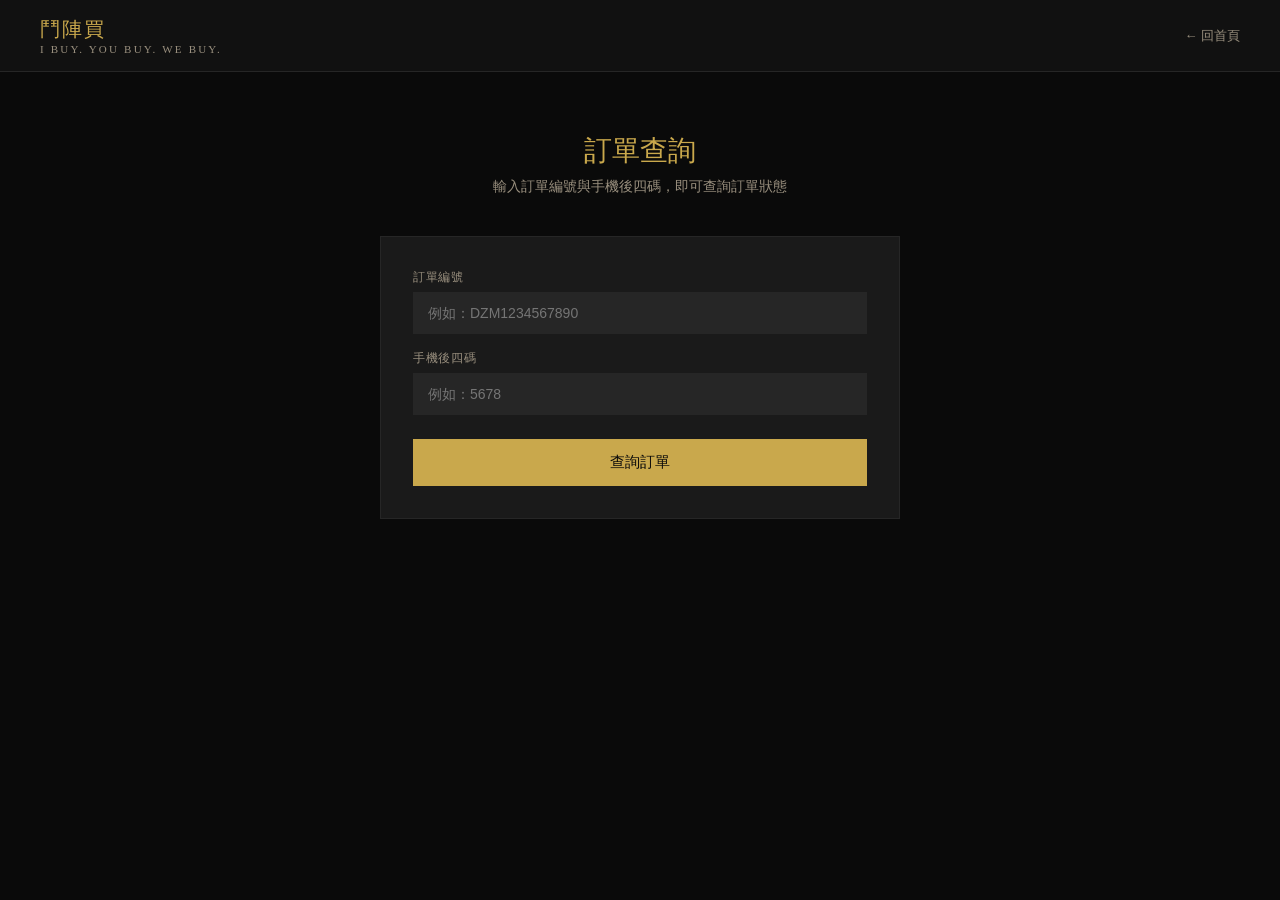
<file: 訂單查詢.html>
<!DOCTYPE html>
<html lang="zh-TW">
<head>
<meta charset="UTF-8">
<meta name="viewport" content="width=device-width, initial-scale=1.0">
<title>訂單查詢 — 鬥陣買肉乾</title>
<style>
:root {
  --gold:#C9A84C;--gold-dim:#8A6F35;--black:#0A0A0A;--dark:#111111;
  --dark2:#1A1A1A;--dark3:#262626;--text:#E8E0D0;--text-dim:#998F7E;
  --green:#27AE60;--orange:#E67E22;--blue:#3498DB;
  --font:'Noto Sans TC','PingFang TC',sans-serif;
  --font-d:'Noto Serif TC',serif;
}
@import url('https://fonts.googleapis.com/css2?family=Noto+Serif+TC:wght@400;700&family=Noto+Sans+TC:wght@300;400;500&display=swap');
*{box-sizing:border-box;margin:0;padding:0;}
body{background:var(--black);color:var(--text);font-family:var(--font);min-height:100vh;}
nav{background:var(--dark);border-bottom:1px solid var(--dark3);padding:16px 40px;display:flex;align-items:center;justify-content:space-between;}
.nav-logo{font-family:var(--font-d);font-size:20px;color:var(--gold);text-decoration:none;letter-spacing:.1em;}
.nav-logo span{color:var(--text-dim);font-size:11px;font-weight:300;display:block;letter-spacing:.2em;}
.nav-back{color:var(--text-dim);text-decoration:none;font-size:13px;}
.nav-back:hover{color:var(--gold);}
.wrap{max-width:560px;margin:0 auto;padding:60px 20px;}
.title{font-family:var(--font-d);font-size:28px;color:var(--gold);text-align:center;margin-bottom:8px;}
.sub{font-size:14px;color:var(--text-dim);text-align:center;margin-bottom:40px;}
.panel{background:var(--dark2);padding:32px;border:1px solid var(--dark3);}
.field{margin-bottom:16px;}
.field label{font-size:12px;color:var(--text-dim);display:block;margin-bottom:6px;letter-spacing:.06em;}
.field input{width:100%;background:var(--dark3);border:1px solid var(--dark3);color:var(--text);padding:12px 14px;font-size:14px;font-family:var(--font);outline:none;transition:border-color .2s;}
.field input:focus{border-color:var(--gold);}
.search-btn{width:100%;padding:14px;background:var(--gold);color:var(--black);border:none;font-size:15px;font-weight:500;cursor:pointer;font-family:var(--font);margin-top:8px;transition:background .2s;}
.search-btn:hover{background:#E8C96A;}
.result{margin-top:24px;display:none;}
.result-title{font-family:var(--font-d);font-size:18px;color:var(--gold);margin-bottom:20px;}
.info-row{display:flex;justify-content:space-between;padding:12px 0;border-bottom:1px solid var(--dark3);font-size:14px;}
.info-row:last-child{border-bottom:none;}
.info-label{color:var(--text-dim);}
.badge{display:inline-block;padding:3px 10px;font-size:11px;}
.b-pending{background:rgba(230,126,34,.15);color:var(--orange);}
.b-paid{background:rgba(39,174,96,.15);color:var(--green);}
.b-shipping{background:rgba(52,152,219,.15);color:var(--blue);}
.b-done{background:rgba(201,168,76,.15);color:var(--gold);}
.not-found{text-align:center;padding:32px;color:var(--text-dim);display:none;}
</style>
</head>
<body>
<nav>
  <a href="index.html" class="nav-logo">鬥陣買<span>I BUY. YOU BUY. WE BUY.</span></a>
  <a href="index.html" class="nav-back">← 回首頁</a>
</nav>
<div class="wrap">
  <div class="title">訂單查詢</div>
  <p class="sub">輸入訂單編號與手機後四碼，即可查詢訂單狀態</p>
  <div class="panel">
    <div class="field">
      <label>訂單編號</label>
      <input type="text" id="trackId" placeholder="例如：DZM1234567890" onkeydown="if(event.key==='Enter')doTrack()">
    </div>
    <div class="field">
      <label>手機後四碼</label>
      <input type="text" id="trackPhone" maxlength="4" placeholder="例如：5678" onkeydown="if(event.key==='Enter')doTrack()">
    </div>
    <button class="search-btn" onclick="doTrack()">查詢訂單</button>
    <div class="result" id="result">
      <div class="result-title">訂單資訊</div>
      <div id="resultContent"></div>
    </div>
    <div class="not-found" id="notFound">
      找不到符合的訂單<br>
      <span style="font-size:12px">請確認訂單編號與手機號碼是否正確</span><br>
      <span style="font-size:12px;margin-top:8px;display:block">如有疑問請聯絡 0925-536966</span>
    </div>
  </div>
</div>
<script>
function doTrack() {
  const id = document.getElementById('trackId').value.trim().toUpperCase();
  const phone4 = document.getElementById('trackPhone').value.trim();
  const orders = JSON.parse(localStorage.getItem('dzm_orders') || '[]');
  const order = orders.find(o =>
    o.orderId.toUpperCase() === id && o.phone.slice(-4) === phone4
  );
  document.getElementById('result').style.display = 'none';
  document.getElementById('notFound').style.display = 'none';
  if (!order) {
    document.getElementById('notFound').style.display = 'block';
    return;
  }
  const statusMap = {
    '待付款':'<span class="badge b-pending">待付款</span>',
    '已付款':'<span class="badge b-paid">已付款</span>',
    '待出貨':'<span class="badge b-pending">待出貨</span>',
    '已出貨':'<span class="badge b-shipping">已出貨 🚚</span>',
    '已完成':'<span class="badge b-done">已完成 ✓</span>',
  };
  document.getElementById('resultContent').innerHTML = `
    <div class="info-row"><span class="info-label">訂單編號</span><span style="color:var(--gold-dim);font-size:12px">${order.orderId}</span></div>
    <div class="info-row"><span class="info-label">下單時間</span><span>${order.time}</span></div>
    <div class="info-row"><span class="info-label">訂購商品</span><span>${order.items.map(i=>i.name+'×'+i.qty).join('、')}</span></div>
    <div class="info-row"><span class="info-label">訂單金額</span><span style="color:var(--gold)">NT$ ${order.total}</span></div>
    <div class="info-row"><span class="info-label">配送方式</span><span>${order.shipping}</span></div>
    <div class="info-row"><span class="info-label">付款狀態</span><span>${statusMap[order.payStatus]||order.payStatus}</span></div>
    <div class="info-row"><span class="info-label">出貨狀態</span><span>${statusMap[order.shipStatus]||order.shipStatus}</span></div>
    <div style="margin-top:16px;padding:12px;background:var(--dark3);font-size:12px;color:var(--text-dim);line-height:1.8;">
      如有問題請聯絡：<strong style="color:var(--gold)">0925-536966</strong>
    </div>`;
  document.getElementById('result').style.display = 'block';
}
</script>
</body>
</html>
</file>
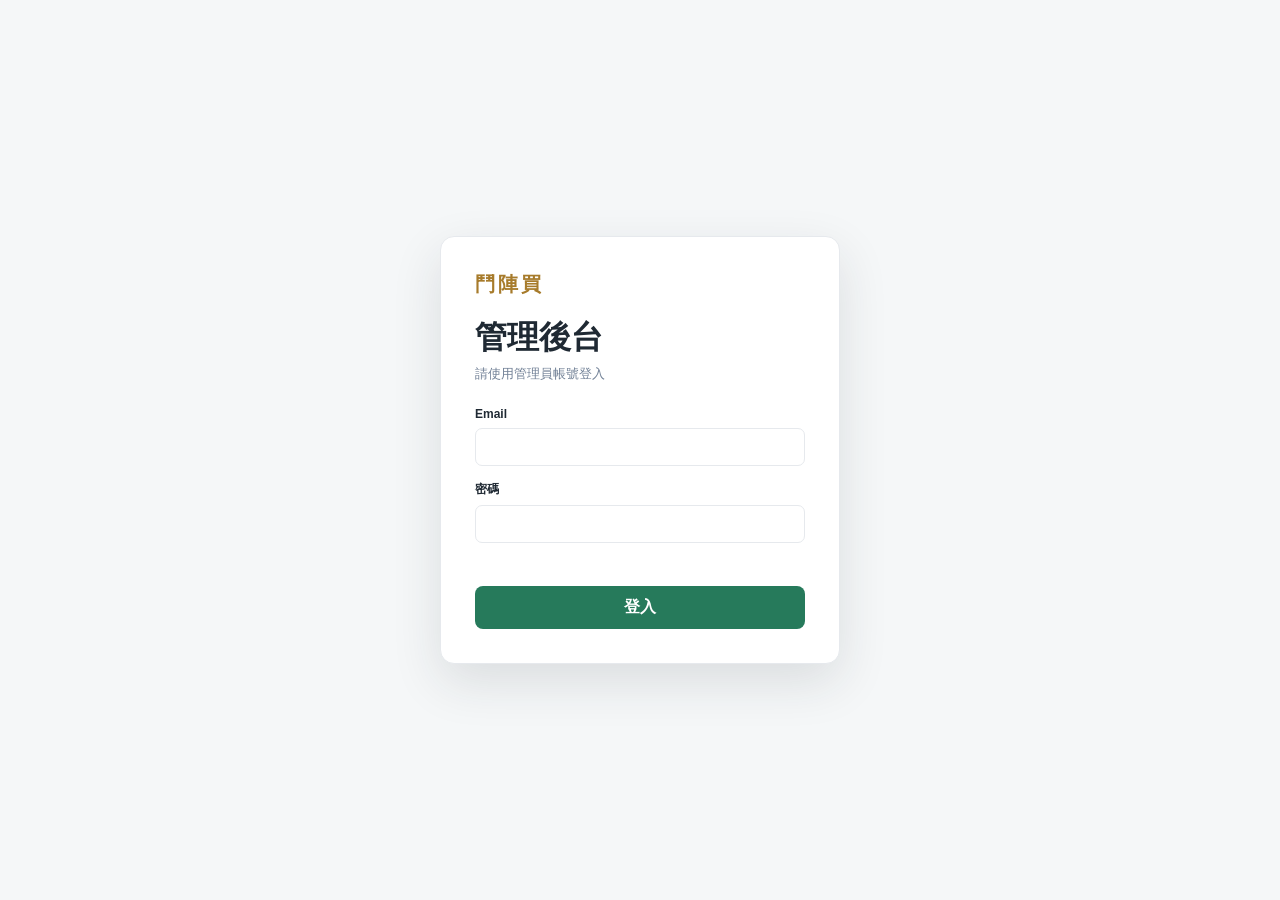
<file: 開啟管理後台.html>
<!doctype html>
<html lang="zh-Hant">
<head>
  <meta charset="utf-8">
  <meta name="viewport" content="width=device-width, initial-scale=1">
  <meta http-equiv="refresh" content="0; url=admin/index.html">
  <title>開啟商店管理後台</title>
  <meta name="robots" content="noindex, nofollow, noarchive">
</head>
<body>
  <p>正在開啟管理後台……如果沒有自動開啟，請點擊 <a href="admin/index.html">進入管理後台</a>。</p>
</body>
</html>
</file>
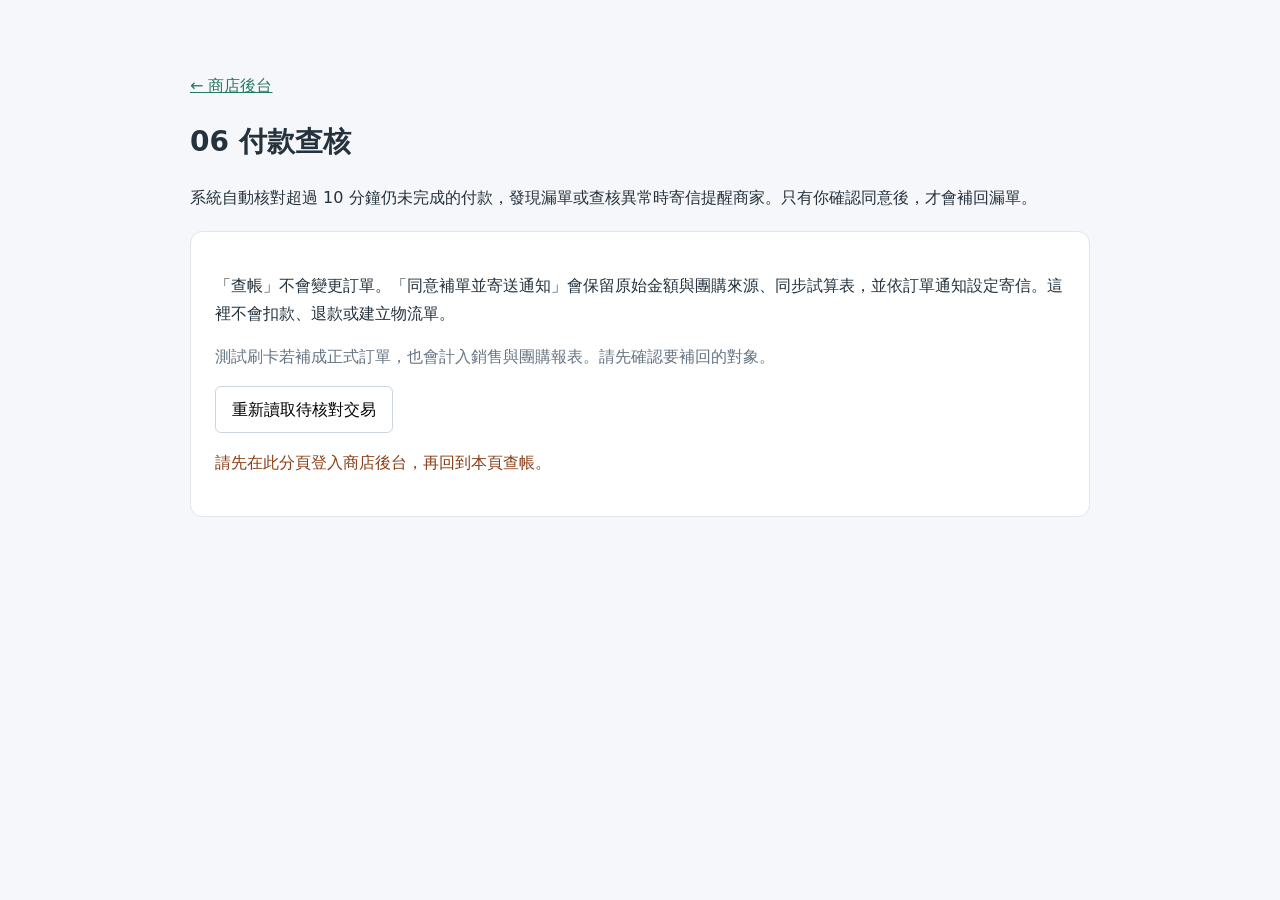
<file: admin/payment-recovery.html>
<!doctype html>
<html lang="zh-Hant">
<head>
  <meta charset="utf-8"><meta name="viewport" content="width=device-width,initial-scale=1">
  <title>06 付款查核｜鬥陣買</title>
  <style>
    body{margin:0;background:#f5f7fa;color:#25323d;font:16px/1.7 system-ui,sans-serif}main{max-width:900px;margin:48px auto;padding:24px}h1{font-size:28px}a{color:#24795e}section{background:white;border:1px solid #dfe5eb;border-radius:12px;padding:24px;margin:20px 0}button{font:inherit;padding:9px 16px;border:1px solid #ccd5dc;border-radius:6px;background:white;cursor:pointer}button:disabled{opacity:.5;cursor:default}.recover{background:#24795e;color:white}.row{border-top:1px solid #dfe5eb;padding:20px 0}.actions{display:flex;gap:12px;flex-wrap:wrap}.status{white-space:pre-wrap}#message{color:#8a3e16}.muted{color:#667583}
  </style>
</head>
<body><main>
  <a href="./">← 商店後台</a><h1>06 付款查核</h1>
  <p>系統自動核對超過 10 分鐘仍未完成的付款，發現漏單或查核異常時寄信提醒商家。只有你確認同意後，才會補回漏單。</p>
  <section>
    <p>「查帳」不會變更訂單。「同意補單並寄送通知」會保留原始金額與團購來源、同步試算表，並依訂單通知設定寄信。這裡不會扣款、退款或建立物流單。</p>
    <p class="muted">測試刷卡若補成正式訂單，也會計入銷售與團購報表。請先確認要補回的對象。</p>
    <button id="refresh">重新讀取待核對交易</button><p id="message" role="status"></p><div id="orders"></div>
  </section>
</main><script src="payment-recovery.js"></script></body>
</html>
</file>
<file: admin/styles.css>
:root{--ink:#1f2933;--muted:#718096;--line:#e6e9ed;--soft:#f6f7f9;--white:#fff;--green:#267a5b;--green-soft:#eaf5f0;--gold:#a77b2b;--danger:#b63f3f;--shadow:0 18px 50px rgba(31,41,51,.12)}
*{box-sizing:border-box}body{margin:0;background:var(--soft);color:var(--ink);font-family:"Noto Sans TC",sans-serif}button,input,textarea,select{font:inherit}.hidden{display:none!important}.app-shell{display:grid;grid-template-columns:238px 1fr;min-height:100vh}.sidebar{position:sticky;top:0;height:100vh;padding:28px 18px;background:var(--white);border-right:1px solid var(--line);display:flex;flex-direction:column}.sidebar-brand{padding:0 12px 30px;border-bottom:1px solid var(--line)}.brand-mark{font-weight:700;color:var(--gold);letter-spacing:.16em;font-size:20px}.sidebar-brand small{display:block;margin-top:5px;color:var(--muted)}nav{padding-top:24px;display:grid;gap:8px}.nav-item{display:flex;align-items:center;gap:14px;padding:13px 14px;border:0;border-radius:10px;background:transparent;color:#56616d;text-align:left;cursor:pointer}.nav-item span{font-size:11px;color:#9ba4ad}.nav-item:hover,.nav-item.active{background:var(--green-soft);color:var(--green);font-weight:600}.sidebar-footer{margin-top:auto;padding:18px 12px 0;border-top:1px solid var(--line);display:flex;align-items:center;justify-content:space-between}.mode-badge{padding:5px 9px;background:#fff7df;color:#84651f;border-radius:99px;font-size:11px}.text-button{border:0;background:none;color:var(--muted);cursor:pointer}.main-content{padding:34px 42px 64px;min-width:0}.topbar{display:flex;justify-content:space-between;align-items:flex-end;margin-bottom:30px}.topbar h1{margin:4px 0 0;font-size:29px}.eyebrow{margin:0;color:var(--gold);font-size:10px;font-weight:700;letter-spacing:.18em}.topbar-actions{display:flex;align-items:center;gap:16px}.save-status{font-size:12px;color:var(--muted)}.primary-button,.secondary-button{border:0;border-radius:8px;padding:11px 18px;font-weight:600;cursor:pointer}.primary-button{background:var(--green);color:white}.primary-button:hover{background:#1e674c}.secondary-button{background:#edf0f2;color:#48545f}.full{width:100%}.page{display:none}.page.active{display:block}.summary-grid{display:grid;grid-template-columns:repeat(3,minmax(0,1fr));gap:16px;margin-bottom:20px}.summary-grid.two{grid-template-columns:repeat(2,minmax(0,1fr))}.summary-card{padding:20px 22px;background:#fff;border:1px solid var(--line);border-radius:12px}.summary-card span{color:var(--muted);font-size:13px}.summary-card strong{display:block;margin-top:10px;font-size:28px}.panel{background:#fff;border:1px solid var(--line);border-radius:13px;overflow:hidden}.panel-toolbar,.panel-heading{display:flex;align-items:center;justify-content:space-between;gap:20px;padding:21px 24px;border-bottom:1px solid var(--line)}.panel h2{font-size:17px;margin:0}.panel p{font-size:12px;color:var(--muted);margin:5px 0 0}.search-input{width:270px;padding:10px 12px;border:1px solid var(--line);border-radius:8px;outline:none}.search-input:focus,input:focus,textarea:focus,select:focus{border-color:var(--green);box-shadow:0 0 0 3px rgba(38,122,91,.09)}.table-wrap{overflow:auto}table{width:100%;border-collapse:collapse;white-space:nowrap}th,td{padding:15px 20px;border-bottom:1px solid var(--line);text-align:left;font-size:13px}th{background:#fafbfc;color:var(--muted);font-size:11px;font-weight:600}tbody tr:last-child td{border-bottom:0}.product-cell{display:flex;align-items:center;gap:12px}.product-thumb{width:52px;height:52px;border-radius:8px;object-fit:cover;background:#edf0f2}.product-placeholder{display:grid;place-items:center;color:#a4adb5;font-size:10px}.cell-title{font-weight:600}.cell-sub{color:var(--muted);font-size:11px;margin-top:3px;max-width:260px;overflow:hidden;text-overflow:ellipsis}.badge{display:inline-flex;padding:5px 9px;border-radius:99px;font-size:11px}.badge.active{background:var(--green-soft);color:var(--green)}.badge.inactive{background:#f1f2f4;color:#747f89}.row-actions{display:flex;gap:6px;justify-content:flex-end}.row-button{border:1px solid var(--line);background:#fff;border-radius:7px;padding:7px 10px;color:#53606b;cursor:pointer}.row-button:hover{border-color:#aeb6bd}.row-button.danger{color:var(--danger)}.empty-state{padding:44px;text-align:center;color:var(--muted)}.info-banner{display:flex;gap:14px;align-items:center;padding:16px 20px;margin-bottom:18px;border:1px solid #d7e9e1;border-radius:10px;background:var(--green-soft);color:#355f4f;font-size:13px}.info-banner span{color:#587469}.form-panel{overflow:visible}.shipping-grid{display:grid;grid-template-columns:repeat(3,minmax(0,1fr));gap:16px;padding:24px}.shipping-card{border:1px solid var(--line);border-radius:11px;padding:18px}.shipping-card header{display:flex;justify-content:space-between;align-items:center;margin-bottom:18px}.shipping-card h3{margin:0;font-size:15px}.field-grid{display:grid;grid-template-columns:1fr 1fr;gap:14px}.field-grid .wide{grid-column:1/-1}.field{display:grid;gap:7px}.field label,.editor-fields label{font-size:12px;font-weight:600;color:#53606b}.field input,.field select,.editor-fields input,.editor-fields select,.editor-fields textarea{width:100%;padding:10px 11px;border:1px solid var(--line);border-radius:7px;background:#fff;outline:none}.toggle{position:relative;width:42px;height:24px}.toggle input{opacity:0;width:0;height:0}.toggle span{position:absolute;inset:0;background:#cbd1d6;border-radius:99px;cursor:pointer}.toggle span:after{content:"";position:absolute;left:3px;top:3px;width:18px;height:18px;border-radius:50%;background:white;transition:.2s}.toggle input:checked+span{background:var(--green)}.toggle input:checked+span:after{transform:translateX(18px)}.modal-backdrop{position:fixed;inset:0;z-index:20;display:grid;place-items:center;padding:22px;background:rgba(31,41,51,.38)}.modal{width:min(760px,100%);max-height:calc(100vh - 44px);overflow:auto;background:#fff;border-radius:15px;box-shadow:var(--shadow)}.modal>header{position:sticky;top:0;z-index:2;display:flex;align-items:center;justify-content:space-between;padding:21px 24px;background:#fff;border-bottom:1px solid var(--line)}.modal h2{margin:4px 0 0;font-size:21px}.icon-button{border:0;background:#f2f4f5;width:34px;height:34px;border-radius:50%;font-size:23px;cursor:pointer}.editor-fields{display:grid;grid-template-columns:1fr 1fr;gap:17px;padding:24px}.editor-fields .wide{grid-column:1/-1}.editor-fields textarea{resize:vertical;min-height:100px;line-height:1.65}.image-editor{display:grid;grid-template-columns:150px 1fr;gap:18px;align-items:center}.image-preview{width:150px;height:150px;border:1px dashed #c7cdd2;border-radius:10px;object-fit:cover;background:#fafafa}.image-help{font-size:11px;color:var(--muted);line-height:1.7}.modal footer{position:sticky;bottom:0;display:flex;justify-content:flex-end;gap:10px;padding:17px 24px;background:#fff;border-top:1px solid var(--line)}.toast{position:fixed;right:24px;bottom:24px;z-index:40;background:#26342f;color:#fff;padding:12px 17px;border-radius:8px;box-shadow:var(--shadow);font-size:13px}.login-shell{min-height:100vh;display:grid;place-items:center;padding:24px;background:#f5f7f8}.login-card{width:min(400px,100%);padding:34px;background:#fff;border:1px solid var(--line);border-radius:14px;box-shadow:var(--shadow)}.login-card h1{margin:18px 0 5px}.login-card>p{color:var(--muted);font-size:13px;margin:0 0 24px}.login-card label{display:grid;gap:7px;margin-bottom:15px;font-size:12px;font-weight:600}.login-card input{padding:11px;border:1px solid var(--line);border-radius:7px}.form-error{color:var(--danger)!important;min-height:18px;margin:0 0 10px!important}
@media(max-width:900px){.app-shell{grid-template-columns:1fr}.sidebar{position:static;height:auto;padding:18px}.sidebar-brand{padding-bottom:15px}.sidebar nav{display:flex;overflow:auto;padding-top:14px}.nav-item{white-space:nowrap}.sidebar-footer{display:none}.main-content{padding:24px 18px}.shipping-grid{grid-template-columns:1fr}.summary-grid{grid-template-columns:1fr 1fr}.topbar{align-items:flex-start}.save-status{display:none}}
@media(max-width:600px){.topbar{display:grid;gap:18px}.topbar-actions{justify-content:space-between}.summary-grid,.summary-grid.two{grid-template-columns:1fr}.panel-toolbar,.panel-heading{align-items:flex-start;flex-direction:column}.search-input{width:100%}.editor-fields{grid-template-columns:1fr}.editor-fields .wide{grid-column:auto}.image-editor{grid-template-columns:1fr}.table-wrap{margin:0}.main-content{padding-inline:12px}.shipping-grid{padding:14px}.field-grid{grid-template-columns:1fr}}
.local-guide{display:flex;align-items:center;justify-content:space-between;gap:20px;margin-bottom:18px;padding:17px 20px;border:1px solid #d8e6ef;border-radius:11px;background:#f0f7fb;color:#31576e}.local-guide div{display:grid;gap:5px}.local-guide strong{font-size:14px}.local-guide span{font-size:12px;line-height:1.7;color:#5d7685}
.column-picker{display:flex;flex-wrap:wrap;gap:10px 18px;padding:16px 24px;border-bottom:1px solid var(--line);background:#fafbfc}.column-picker label{font-size:12px;color:#53606b}.order-status{padding:7px;border:1px solid var(--line);border-radius:7px;background:#fff}
.order-report-toolbar{display:flex;align-items:center;justify-content:space-between;gap:16px;margin-bottom:16px}.order-report-toolbar label{font-size:13px;font-weight:600}.order-report-toolbar input{margin-left:8px;padding:9px;border:1px solid var(--line);border-radius:7px}.order-report-toolbar span,.summary-card small{color:var(--muted);font-size:11px}.summary-card small{display:block;margin-top:7px}.order-summary-grid{grid-template-columns:repeat(3,minmax(0,1fr))}
.manual-order-help{padding:13px 15px;border-radius:9px;background:var(--green-soft);color:#355f4f;font-size:12px;line-height:1.65}.manual-items{display:grid;gap:10px}.manual-item{display:grid;grid-template-columns:minmax(0,1fr) 90px 40px;gap:10px;align-items:end}.manual-item button{height:40px}.manual-total{display:flex;justify-content:space-between;align-items:center;padding:15px;border:1px solid var(--line);border-radius:9px;background:#fafbfc}.manual-total strong{font-size:20px;color:var(--green)}
.primary-button:disabled{opacity:.55;cursor:not-allowed}
@media(max-width:600px){.local-guide{align-items:flex-start;flex-direction:column}}
@media(max-width:900px){.order-summary-grid{grid-template-columns:repeat(2,minmax(0,1fr))}}
@media(max-width:600px){.order-summary-grid{grid-template-columns:1fr}.order-report-toolbar{align-items:flex-start;flex-direction:column}}
</file>
